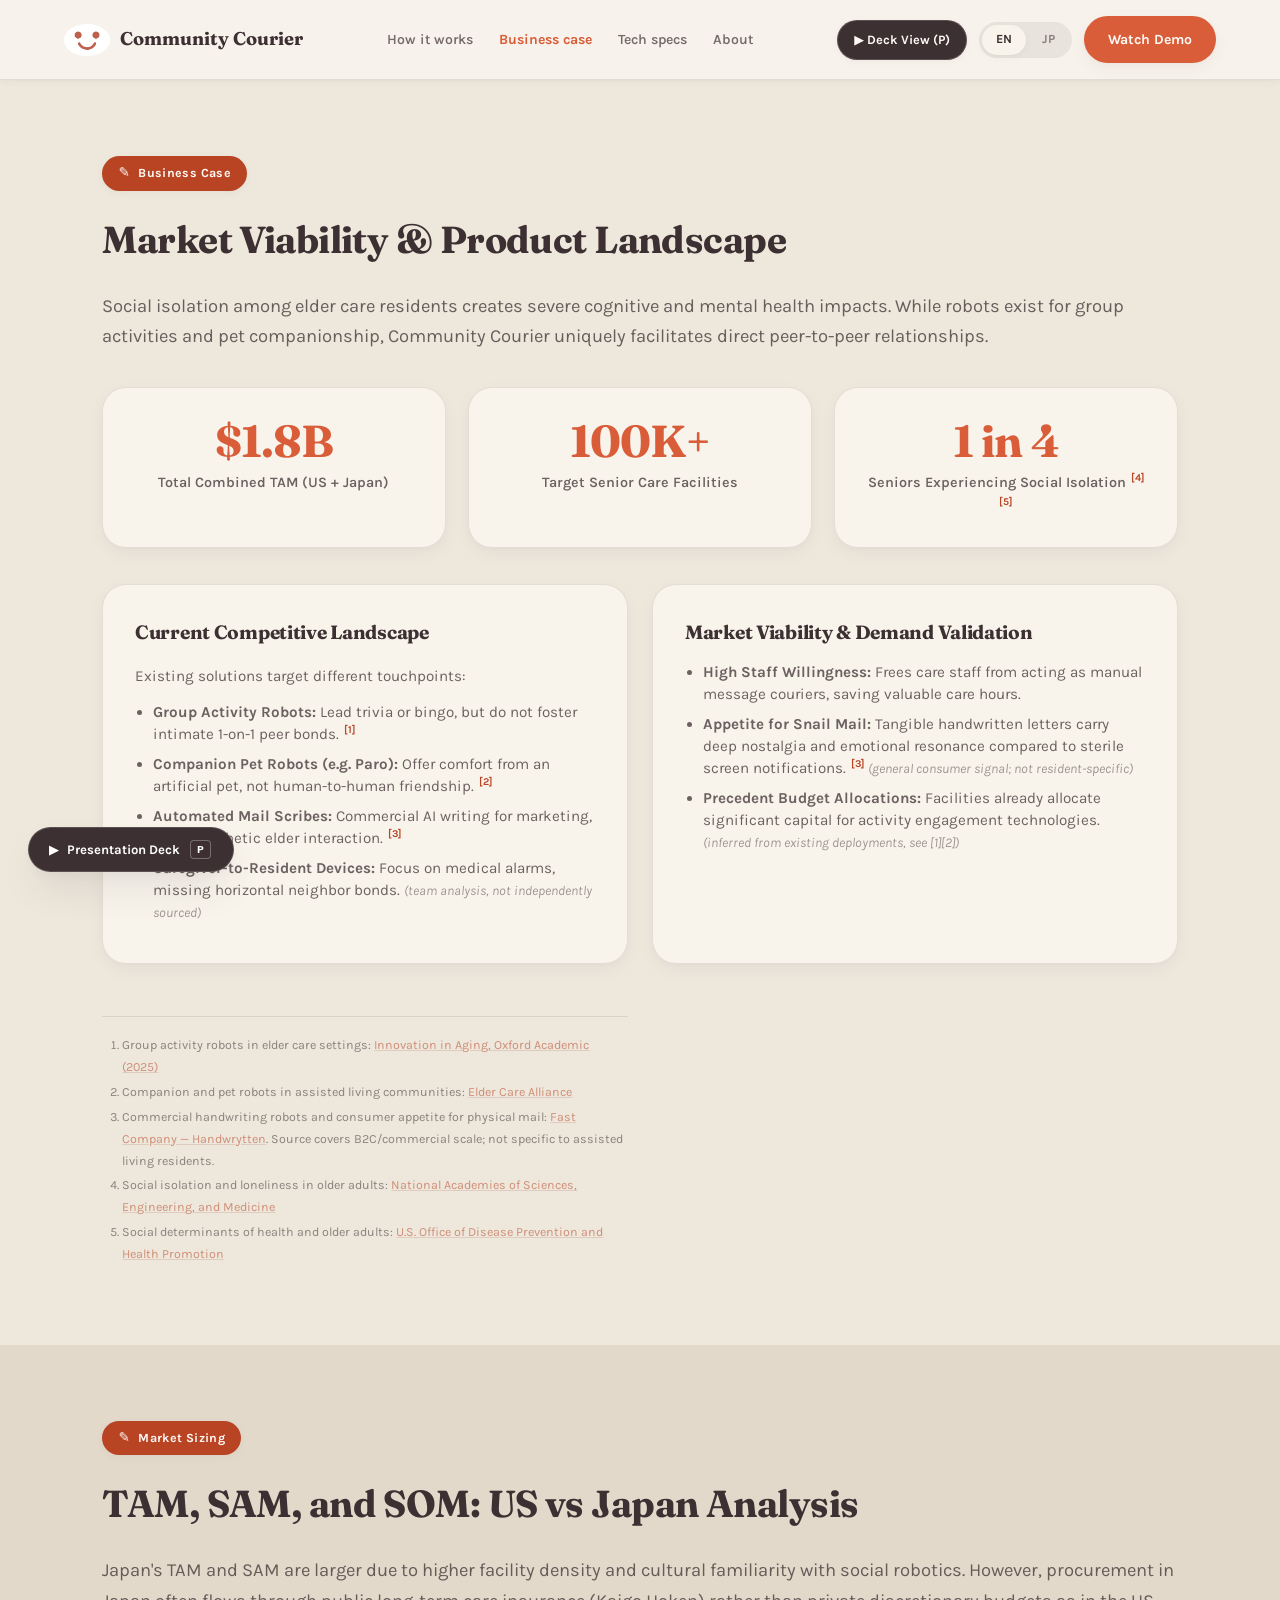
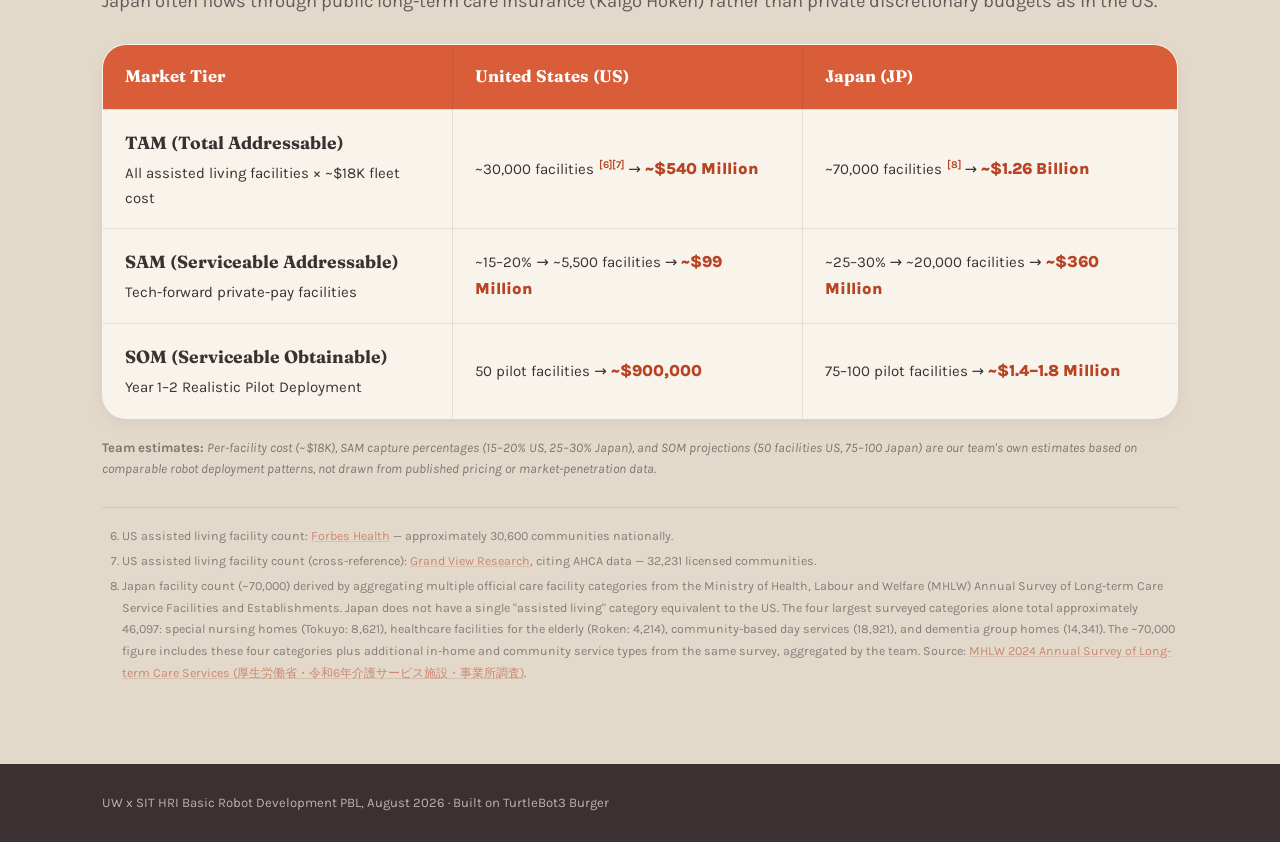
<file: site/business.html>
<!DOCTYPE html>
<html lang="en">
<head>
<meta charset="UTF-8">
<meta name="viewport" content="width=device-width, initial-scale=1.0">
<title>Business case: Community Courier</title>
<link rel="icon" type="image/svg+xml" href="favicon.png">
<link rel="preconnect" href="https://fonts.googleapis.com">
<link href="https://fonts.googleapis.com/css2?family=Fraunces:ital,opsz,wght@0,9..144,400;0,9..144,600;0,9..144,700;1,9..144,500&family=Karla:wght@400;500;700;800&family=Caveat:wght@500;600;700&display=swap" rel="stylesheet">
<link rel="stylesheet" href="presentation.css">
<style>
  :root{
    --paper:var(--bg-base); --blush:#e3d9cb; --blush-2:#d6cab8;
    --rose:var(--coral); --rose-deep:var(--coral-deep); --moss:#556b46; --plum:#3d3032;
    --gold:#c7923e; --card:#f8f4ec; --line:rgba(61,48,50,0.11);
  }
  *{box-sizing:border-box;}
  html{scroll-behavior:smooth;background:var(--bg-base);}
  @media(prefers-reduced-motion:reduce){html{scroll-behavior:auto;}*{animation:none!important;transition:none!important;}}
  body{margin:0;background:var(--bg-base);color:var(--plum);font-family:var(--font-sans);font-size:17px;line-height:1.65;}
  h1,h2,h3,h4{font-family:var(--font-serif);margin:0;color:var(--plum);}
  a{color:inherit;text-decoration:none;}

  #topnav{position:sticky;top:0;z-index:100;display:flex;align-items:center;justify-content:space-between;padding:16px 5vw;background:rgba(248,244,236,0.92);backdrop-filter:blur(10px);border-bottom:1px solid var(--line);box-shadow:var(--shadow-sm);}
  .brand{display:flex;align-items:center;gap:10px;font-family:var(--font-serif);font-weight:700;font-size:1.15rem;color:var(--plum);}
  #topnav .links{display:flex;gap:26px;font-size:0.88rem;font-weight:600;}
  #topnav .links a{opacity:0.7;transition:opacity .15s, color .15s;}
  #topnav .links a:hover{opacity:1;color:var(--coral);}
  #topnav .links a.current{opacity:1;color:var(--coral);font-weight:700;}
  @media (max-width:820px){ #topnav .links{display:none;} }
  .nav-right{display:flex;align-items:center;gap:12px;}
  .lang-toggle{display:flex;gap:2px;background:rgba(61,48,50,0.08);border-radius:var(--radius-pill);padding:3px;}
  .lang-btn{background:transparent;border:none;padding:6px 14px;border-radius:var(--radius-pill);font-size:0.78rem;font-weight:700;cursor:pointer;color:var(--plum);opacity:0.55;transition:all .15s;font-family:var(--font-sans);line-height:1;min-height:30px;}
  .lang-btn.active{background:var(--card);opacity:1;box-shadow:var(--shadow-sm);}
  .lang-btn:hover:not(.active){opacity:0.85;}

  section{padding:76px 8vw;position:relative;}
  .inner{max-width:1080px;margin:0 auto;}
  section:nth-of-type(even){background:var(--blush);}
  h2{font-size:2.35rem;font-weight:700;margin-bottom:20px;letter-spacing:-0.015em;}
  p.lead{font-size:1.15rem;color:var(--text-muted);max-width:1080px;}

  .grid{display:grid;gap:24px;}
  .grid.c2{grid-template-columns:1fr 1fr;}
  @media (max-width:820px){ .grid.c2{grid-template-columns:1fr;} }
  .card{background:var(--card);border:1px solid var(--line);border-radius:var(--radius-lg);padding:32px;box-shadow:var(--shadow-md);transition:transform 0.2s cubic-bezier(0.16, 1, 0.3, 1), box-shadow 0.2s ease;}
  .card:hover{transform:translateY(-4px);box-shadow:var(--shadow-lg);}
  .card h3{font-size:1.2rem;margin-bottom:12px;}
  .card ul{margin:0; padding-left:18px; color:var(--text-muted); font-size:0.95rem;}
  .card ul li{margin-bottom:8px; line-height:1.45;}

  .biz-table{width:100%;border-collapse:collapse;margin-top:28px;background:var(--card);border-radius:var(--radius-lg);overflow:hidden;border:1px solid var(--line);box-shadow:var(--shadow-md);}
  .biz-table th,.biz-table td{padding:18px 22px;border:1px solid var(--line);text-align:left;font-size:0.94rem;}
  .biz-table th{background:var(--coral);color:#ffffff;font-family:var(--font-serif);font-weight:700;font-size:1.05rem;}
  .biz-table td strong{display:block;font-family:var(--font-serif);font-size:1.1rem;margin-bottom:4px;color:var(--plum);}
  .biz-table .fig{font-family:var(--font-sans);font-size:1.02rem;font-weight:800;color:var(--coral-deep);}

  footer{background:var(--plum);color:#fff9f5;padding:28px 8vw;}
  footer .fine-print{font-size:0.82rem;color:rgba(255,249,245,0.65);}


  /* Citations */
  sup.cite{font-size:0.65rem;line-height:0;margin-left:1px;vertical-align:super;}
  sup.cite a{color:var(--rose-deep);font-weight:700;text-decoration:none;}
  sup.cite a:hover{text-decoration:underline;}
  .fn-note{font-style:italic;opacity:0.65;font-size:0.88em;}
  .footnotes{margin-top:28px;padding-top:18px;border-top:1px solid var(--line);}
  .footnotes ol{margin:0;padding-left:20px;font-size:0.78rem;color:var(--plum);opacity:0.55;font-family:'Karla',sans-serif;line-height:1.75;}
  .footnotes li{margin-bottom:3px;}
  .footnotes a{color:var(--rose-deep);text-decoration:underline;text-decoration-color:rgba(158,69,48,0.3);}
  .footnotes a:hover{text-decoration-color:var(--rose-deep);}
  #back-top{position:fixed;bottom:28px;right:28px;width:44px;height:44px;border-radius:50%;background:var(--plum);color:#ffffff;border:none;cursor:pointer;display:flex;align-items:center;justify-content:center;font-size:1.1rem;opacity:0;pointer-events:none;transition:opacity .2s,transform .2s;z-index:200;box-shadow:var(--shadow-float);font-family:var(--font-sans);}
  #back-top.visible{opacity:1;pointer-events:auto;}
  #back-top:hover{transform:translateY(-3px);background:var(--coral);}
</style>
</head>
<body>

<nav id="topnav"></nav>
<script src="nav.js?v=6"></script>

<!-- Market Landscape -->
<section>
  <div class="inner">
    <span class="topic-pill" data-en="Business Case" data-ja="ビジネスケース">Business Case</span>
    <h2 data-en="Market Viability & Product Landscape" data-ja="市場の実行可能性とプロダクト・ポジショニング">Market Viability & Product Landscape</h2>
    <p class="lead" data-en="Social isolation among elder care residents creates severe cognitive and mental health impacts. While robots exist for group activities and pet companionship, Community Courier uniquely facilitates direct peer-to-peer relationships." data-ja="高齢者施設における社会的孤立は深刻な健康課題です。集団レクリエーションやペット型ロボットは存在しますが、入居者同士の自律的な関係性を紡ぐロボットは未開拓です。">Individual pieces of our solution exist with no direct competitor combining them into a resident-to-resident social fabric.</p>

    <!-- Animated Metric Highlights -->
    <div class="stat-counter-grid">
      <div class="stat-counter-card">
        <div class="stat-number" data-counter="1.8" data-prefix="$" data-suffix="B" data-decimals="1">$1.8B</div>
        <div class="stat-label" data-en="Total Combined TAM (US + Japan)" data-ja="日米合算の全体市場規模 (TAM)">Total Combined TAM (US + Japan)</div>
      </div>
      <div class="stat-counter-card">
        <div class="stat-number" data-counter="100" data-prefix="" data-suffix="K+" data-decimals="0">100K+</div>
        <div class="stat-label" data-en="Target Senior Care Facilities" data-ja="対象となる介護施設総数">Target Senior Care Facilities</div>
      </div>
      <div class="stat-counter-card">
        <div class="stat-number" data-counter="4" data-prefix="1 in " data-suffix="" data-decimals="0">1 in 4</div>
        <div class="stat-label" data-en="Seniors Experiencing Social Isolation &lt;sup class='cite'&gt;&lt;a href='#fn4'&gt;[4]&lt;/a&gt;&lt;a href='#fn5'&gt;[5]&lt;/a&gt;&lt;/sup&gt;" data-ja="社会的孤立を感じている高齢者の割合 &lt;sup class='cite'&gt;&lt;a href='#fn4'&gt;[4]&lt;/a&gt;&lt;a href='#fn5'&gt;[5]&lt;/a&gt;&lt;/sup&gt;">Seniors Experiencing Social Isolation <sup class="cite"><a href="#fn4">[4]</a><a href="#fn5">[5]</a></sup></div>
      </div>
    </div>

    <div class="grid c2" style="margin-top:36px;">
      <div class="card">
        <h3 data-en="Current Competitive Landscape" data-ja="既存ロボットのランドスケープ">Current Competitive Landscape</h3>
        <p style="margin-bottom:12px; color:var(--text-muted); font-size:0.95rem;" data-en="Existing solutions target different touchpoints:" data-ja="既存のロボットは目的が異なります：">Existing solutions target different touchpoints:</p>
        <ul>
          <li data-en="&lt;strong&gt;Group Activity Robots:&lt;/strong&gt; Lead trivia or bingo, but do not foster intimate 1-on-1 peer bonds. &lt;sup class='cite'&gt;&lt;a href='#fn1'&gt;[1]&lt;/a&gt;&lt;/sup&gt;" data-ja="&lt;strong&gt;集団レク用ロボット：&lt;/strong&gt; クイズや体操を主導するが、個別の入居者同士の親密な絆は生まない。 &lt;sup class='cite'&gt;&lt;a href='#fn1'&gt;[1]&lt;/a&gt;&lt;/sup&gt;"><strong>Group Activity Robots:</strong> Lead trivia, but lack 1-on-1 peer bonding. <sup class="cite"><a href="#fn1">[1]</a></sup></li>
          <li data-en="&lt;strong&gt;Companion Pet Robots (e.g. Paro):&lt;/strong&gt; Offer comfort from an artificial pet, not human-to-human friendship. &lt;sup class='cite'&gt;&lt;a href='#fn2'&gt;[2]&lt;/a&gt;&lt;/sup&gt;" data-ja="&lt;strong&gt;ペット型ロボット（パロ等）：&lt;/strong&gt; 癒しを提供するが、人と人との社会的な関係構築には至らない。 &lt;sup class='cite'&gt;&lt;a href='#fn2'&gt;[2]&lt;/a&gt;&lt;/sup&gt;"><strong>Companion Pet Robots:</strong> Comfort from an object, not human connection. <sup class="cite"><a href="#fn2">[2]</a></sup></li>
          <li data-en="&lt;strong&gt;Automated Mail Scribes:&lt;/strong&gt; Commercial AI writing for marketing, not empathetic elder interaction. &lt;sup class='cite'&gt;&lt;a href='#fn3'&gt;[3]&lt;/a&gt;&lt;/sup&gt;" data-ja="&lt;strong&gt;自動手紙代筆マシン：&lt;/strong&gt; 商業・企業向けで、高齢者の対話支援には不適合。 &lt;sup class='cite'&gt;&lt;a href='#fn3'&gt;[3]&lt;/a&gt;&lt;/sup&gt;"><strong>Commercial Scribes:</strong> B2B enterprise letters, not eldercare. <sup class="cite"><a href="#fn3">[3]</a></sup></li>
          <li data-en="&lt;strong&gt;Caregiver-to-Resident Devices:&lt;/strong&gt; Focus on medical alarms, missing horizontal neighbor bonds. &lt;span class='fn-note'&gt;(team analysis, not independently sourced)&lt;/span&gt;" data-ja="&lt;strong&gt;介護者と入居者の連絡機器：&lt;/strong&gt; 医療アラーム中心で、隣人同士の横のつながりを作らない。 &lt;span class='fn-note'&gt;（チーム分析、独自出典なし）&lt;/span&gt;"><strong>Staff-to-Resident Tools:</strong> Medical workflows, missing neighbor joy. <span class="fn-note">(team analysis, not independently sourced)</span></li>
        </ul>
      </div>

      <div class="card">
        <h3 data-en="Market Viability & Demand Validation" data-ja="市場の実行可能性と需要の裏付け">Market Viability & Demand Validation</h3>
        <ul>
          <li data-en="&lt;strong&gt;High Staff Willingness:&lt;/strong&gt; Frees care staff from acting as manual message couriers, saving valuable care hours." data-ja="&lt;strong&gt;スタッフ負担の軽減：&lt;/strong&gt; 職員が手紙の配達員をする必要がなくなり、本来の介護業務に専念可能。"><strong>Staff Efficiency:</strong> Saves manual transit hours for activity staff.</li>
          <li data-en="&lt;strong&gt;Appetite for Snail Mail:&lt;/strong&gt; Tangible handwritten letters carry deep nostalgia and emotional resonance compared to sterile screen notifications. &lt;sup class='cite'&gt;&lt;a href='#fn3'&gt;[3]&lt;/a&gt;&lt;/sup&gt; &lt;span class='fn-note'&gt;(general consumer signal; not resident-specific)&lt;/span&gt;" data-ja="&lt;strong&gt;手書き文化の愛好：&lt;/strong&gt; 画面の通知よりも、手書きのぬくもりや絵はがきに対する強い愛着。 &lt;sup class='cite'&gt;&lt;a href='#fn3'&gt;[3]&lt;/a&gt;&lt;/sup&gt; &lt;span class='fn-note'&gt;（一般消費者の傾向；入居者特有のデータではない）&lt;/span&gt;"><strong>Nostalgic Resonance:</strong> Real physical artifacts beat sterile app alerts. <sup class="cite"><a href="#fn3">[3]</a></sup> <span class="fn-note">(general consumer signal; not resident-specific)</span></li>
          <li data-en="&lt;strong&gt;Precedent Budget Allocations:&lt;/strong&gt; Facilities already allocate significant capital for activity engagement technologies. &lt;span class='fn-note'&gt;(inferred from existing deployments, see [1][2])&lt;/span&gt;" data-ja="&lt;strong&gt;既存予算枠の存在：&lt;/strong&gt; 施設はすでにアクティビティ・エンゲージメント機器に一定の予算を確保。 &lt;span class='fn-note'&gt;（既存の導入実績から推定、[1][2]参照）&lt;/span&gt;"><strong>Existing Budgets:</strong> Facilities already budget for resident engagement tech. <span class="fn-note">(inferred from existing deployments, see [1][2])</span></li>
        </ul>
      </div>

    <aside class="footnotes" aria-label="Citations">
      <ol>
        <li id="fn1">Group activity robots in elder care settings: <a href="https://academic.oup.com/innovateage/article/9/Supplement_2/igaf122.4312/8412968" target="_blank" rel="noopener">Innovation in Aging, Oxford Academic (2025)</a></li>
        <li id="fn2">Companion and pet robots in assisted living communities: <a href="https://eldercarealliance.org/blog/robots-in-assisted-living-communities/" target="_blank" rel="noopener">Elder Care Alliance</a></li>
        <li id="fn3">Commercial handwriting robots and consumer appetite for physical mail: <a href="https://www.fastcompany.com/90801044/inside-the-weirdly-competitive-industry-of-robots-writing-letters-in-human-handwriting" target="_blank" rel="noopener">Fast Company — Handwrytten</a>. Source covers B2C/commercial scale; not specific to assisted living residents.</li>
        <li id="fn4">Social isolation and loneliness in older adults: <a href="https://nap.nationalacademies.org/catalog/25663/social-isolation-and-loneliness-in-older-adults-opportunities-for-the" target="_blank" rel="noopener">National Academies of Sciences, Engineering, and Medicine</a></li>
        <li id="fn5">Social determinants of health and older adults: <a href="https://odphp.health.gov/our-work/national-health-initiatives/healthy-aging/social-determinants-health-and-older-adults" target="_blank" rel="noopener">U.S. Office of Disease Prevention and Health Promotion</a></li>
      </ol>
    </aside>
    </div>
  </div>
</section>

<!-- TAM, SAM, and SOM -->
<section>
  <div class="inner">
    <span class="topic-pill" data-en="Market Sizing" data-ja="市場規模の試算">Market Sizing</span>
    <h2 data-en="TAM, SAM, and SOM: US vs Japan Analysis" data-ja="TAM、SAM、SOM：日米市場の比較分析">TAM, SAM, and SOM: US vs Japan Analysis</h2>
    <p class="lead" data-en="Japan's TAM and SAM are larger due to higher facility density and cultural familiarity with social robotics. However, procurement in Japan often flows through public long-term care insurance (Kaigo Hoken) rather than private discretionary budgets as in the US." data-ja="日本のTAM/SAMは施設数の多さとロボット受容性の高さから大規模ですが、購入は米国のような施設裁量支出ではなく公的介護保険制度を経由することが多く、制度適合が重要となります。">A realistic comparison of facility addressability and pilot rollout milestones.</p>
    
    <table class="biz-table">
      <tr>
        <th data-en="Market Tier" data-ja="市場階層">Market Tier</th>
        <th data-en="United States (US)" data-ja="米国（US）">United States (US)</th>
        <th data-en="Japan (JP)" data-ja="日本（JP）">Japan (JP)</th>
      </tr>
      <tr>
        <td>
          <strong>TAM (Total Addressable)</strong>
          <span data-en="All assisted living facilities × ~$18K fleet cost" data-ja="全介護施設 × 約18,000ドル/フリート">All facilities × ~$18K/facility</span>
        </td>
        <td data-en="~30,000 facilities &lt;sup class='cite'&gt;&lt;a href='#fn6'&gt;[6]&lt;/a&gt;&lt;a href='#fn7'&gt;[7]&lt;/a&gt;&lt;/sup&gt; → &lt;span class='fig'&gt;~$540 Million&lt;/span&gt;" data-ja="約30,000施設 &lt;sup class='cite'&gt;&lt;a href='#fn6'&gt;[6]&lt;/a&gt;&lt;a href='#fn7'&gt;[7]&lt;/a&gt;&lt;/sup&gt; → &lt;span class='fig'&gt;約5億4,000万ドル&lt;/span&gt;">~30,000 facilities <sup class="cite"><a href="#fn6">[6]</a><a href="#fn7">[7]</a></sup> → <span class="fig">~$540 Million</span></td>
        <td data-en="~70,000 facilities &lt;sup class='cite'&gt;&lt;a href='#fn8'&gt;[8]&lt;/a&gt;&lt;/sup&gt; → &lt;span class='fig'&gt;~$1.26 Billion&lt;/span&gt;" data-ja="約70,000施設 &lt;sup class='cite'&gt;&lt;a href='#fn8'&gt;[8]&lt;/a&gt;&lt;/sup&gt; → &lt;span class='fig'&gt;約12億6,000万ドル&lt;/span&gt;">~70,000 facilities <sup class="cite"><a href="#fn8">[8]</a></sup> → <span class="fig">~$1.26 Billion</span></td>
      </tr>
      <tr>
        <td>
          <strong>SAM (Serviceable Addressable)</strong>
          <span data-en="Tech-forward private-pay facilities" data-ja="先進技術導入型・自費利用施設">Tech-forward private-pay facilities</span>
        </td>
        <td data-en="~15–20% → ~5,500 facilities → <span class='fig'>~$99 Million</span>" data-ja="約15〜20% → 約5,500施設 → <span class='fig'>約9,900万ドル</span>">~15–20% → ~5,500 facilities → <span class="fig">~$99 Million</span></td>
        <td data-en="~25–30% → ~20,000 facilities → <span class='fig'>~$360 Million</span>" data-ja="約25〜30% → 約20,000施設 → <span class='fig'>約3億6,000万ドル</span>">~25–30% → ~20,000 facilities → <span class="fig">~$360 Million</span></td>
      </tr>
      <tr>
        <td>
          <strong>SOM (Serviceable Obtainable)</strong>
          <span data-en="Year 1–2 Realistic Pilot Deployment" data-ja="1〜2年目の初期パイロット展開">Realistic early pilot rollout</span>
        </td>
        <td data-en="50 pilot facilities → <span class='fig'>~$900,000</span>" data-ja="50施設導入 → <span class='fig'>約90万ドル</span>">50 pilot facilities → <span class="fig">~$900,000</span></td>
        <td data-en="75–100 pilot facilities → <span class='fig'>~$1.4–1.8 Million</span>" data-ja="75〜100施設導入 → <span class='fig'>約140万〜180万ドル</span>">75–100 pilot facilities → <span class="fig">~$1.4–1.8 Million</span></td>
      </tr>
    </table>
    <p class="fn-note" style="margin-top:18px;font-size:0.82rem;font-style:italic;opacity:0.6;font-family:'Karla',sans-serif;line-height:1.6;">
      <strong style="font-style:normal;">Team estimates:</strong> Per-facility cost (~$18K), SAM capture percentages (15–20% US, 25–30% Japan), and SOM projections (50 facilities US, 75–100 Japan) are our team's own estimates based on comparable robot deployment patterns, not drawn from published pricing or market-penetration data.
    </p>

    <aside class="footnotes" aria-label="Market sizing citations">
      <ol start="6">
        <li id="fn6">US assisted living facility count: <a href="https://www.forbes.com/health/senior-living/assisted-living-statistics/" target="_blank" rel="noopener">Forbes Health</a> — approximately 30,600 communities nationally.</li>
        <li id="fn7">US assisted living facility count (cross-reference): <a href="https://www.grandviewresearch.com/industry-analysis/us-assisted-living-facility-market" target="_blank" rel="noopener">Grand View Research</a>, citing AHCA data — 32,231 licensed communities.</li>
        <li id="fn8">Japan facility count (~70,000) derived by aggregating multiple official care facility categories from the Ministry of Health, Labour and Welfare (MHLW) Annual Survey of Long-term Care Service Facilities and Establishments. Japan does not have a single "assisted living" category equivalent to the US. The four largest surveyed categories alone total approximately 46,097: special nursing homes (Tokuyo: 8,621), healthcare facilities for the elderly (Roken: 4,214), community-based day services (18,921), and dementia group homes (14,341). The ~70,000 figure includes these four categories plus additional in-home and community service types from the same survey, aggregated by the team. Source: <a href="https://www.mhlw.go.jp/toukei/saikin/hw/kaigo/service24/index.html" target="_blank" rel="noopener">MHLW 2024 Annual Survey of Long-term Care Services (厚生労働省・令和6年介護サービス施設・事業所調査)</a>.</li>
      </ol>
    </aside>
  </div>
</section>

<footer>
  <div class="fine-print" data-en="UW x SIT HRI Basic Robot Development PBL, August 2026 · Built on TurtleBot3 Burger" data-ja="UW x SIT HRI 基礎ロボット開発 PBL、2026年8月 · TurtleBot3 Burger 使用">UW x SIT HRI Basic Robot Development PBL, August 2026 · Built on TurtleBot3 Burger</div>
</footer>

<script src="presentation-core.js"></script>
<script>
function applyLang(lang){
  document.querySelectorAll('[data-en]').forEach(el=>{
    el.innerHTML = lang==='ja' ? el.dataset.ja : el.dataset.en;
  });
  document.documentElement.lang = lang==='ja' ? 'ja' : 'en-US';
  document.querySelectorAll('.lang-btn').forEach(b=>{
    const active = b.dataset.lang===lang;
    b.classList.toggle('active',active);
    b.setAttribute('aria-pressed',active?'true':'false');
  });
  localStorage.setItem('preferredLang',lang);
}
document.querySelectorAll('.lang-btn').forEach(btn=>{
  btn.addEventListener('click',()=>applyLang(btn.dataset.lang));
});
applyLang(localStorage.getItem('preferredLang')||'en');
</script>
<button id="back-top" aria-label="Back to top">↑</button>
<script>
(function(){
  var b=document.getElementById('back-top');
  window.addEventListener('scroll',function(){b.classList.toggle('visible',window.scrollY>400);});
  b.addEventListener('click',function(){window.scrollTo({top:0,behavior:'smooth'});});
})();
</script>
</body>
</html>
</file>
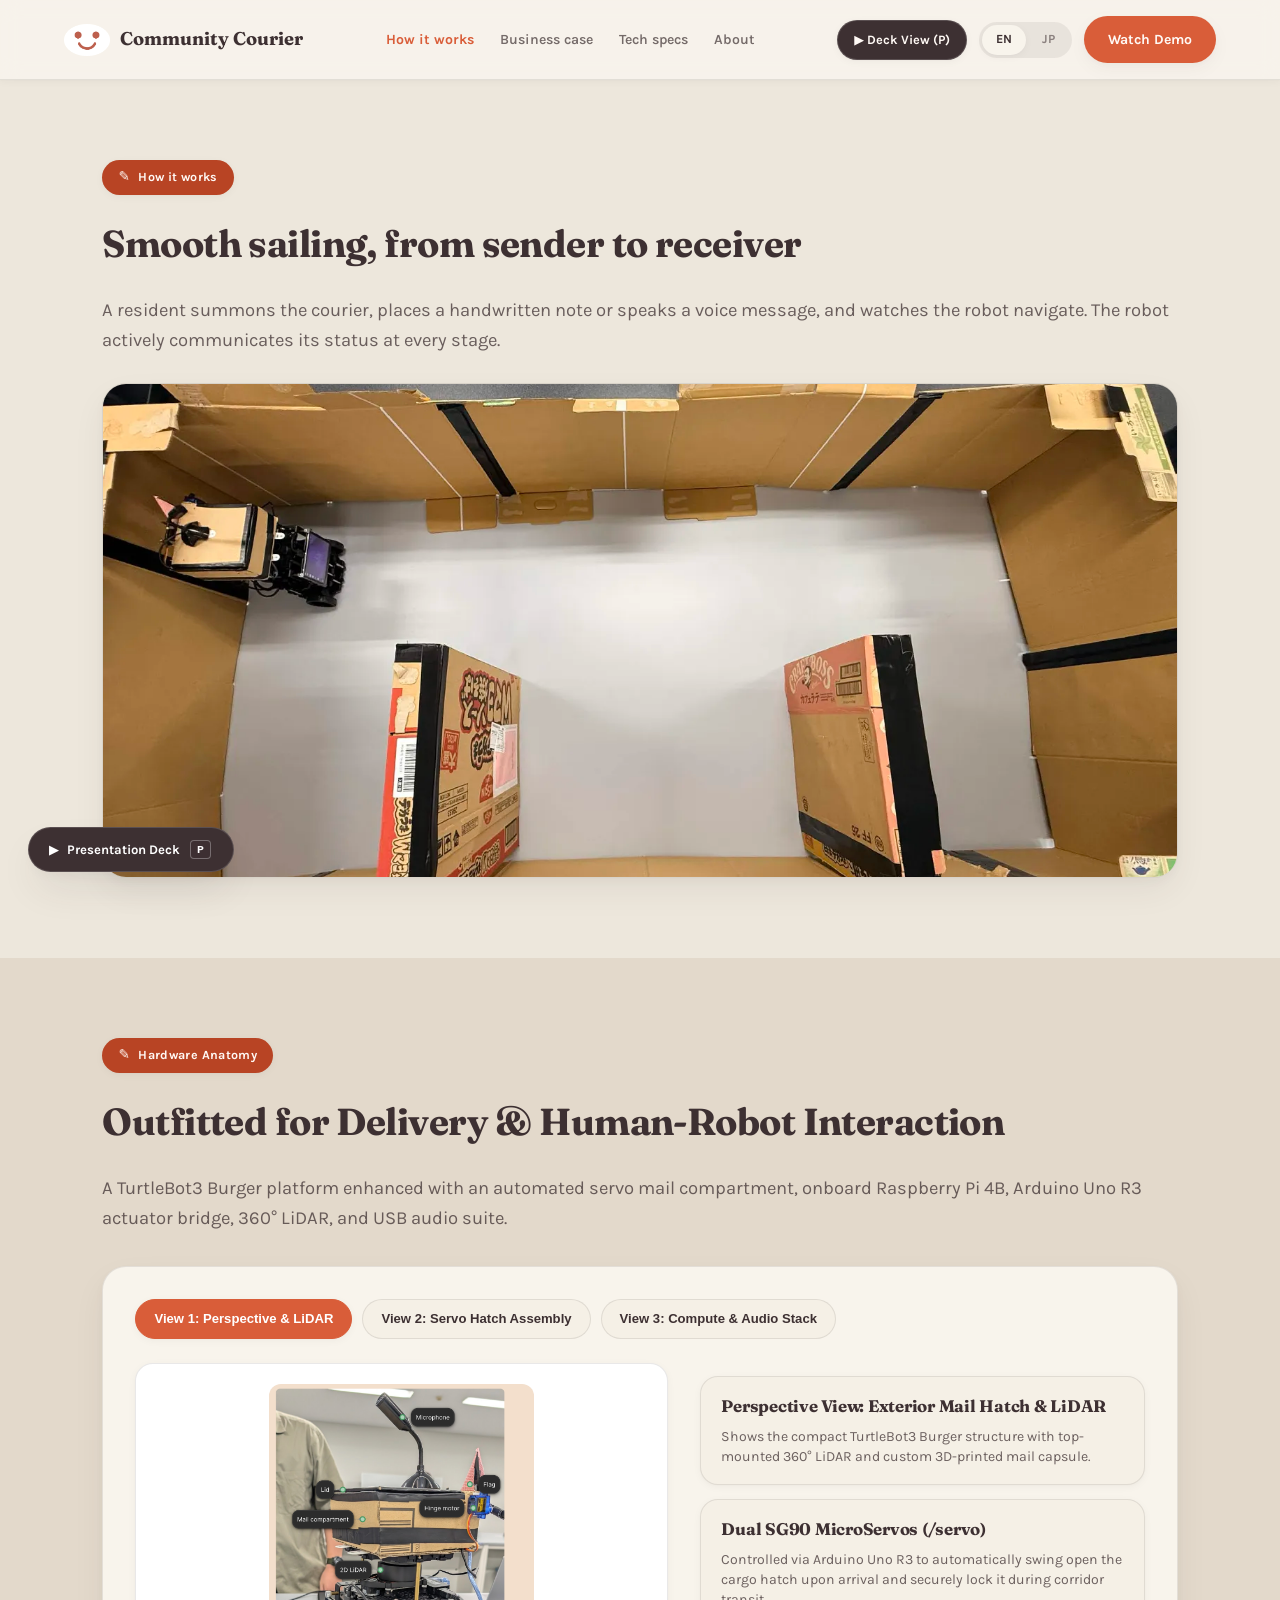
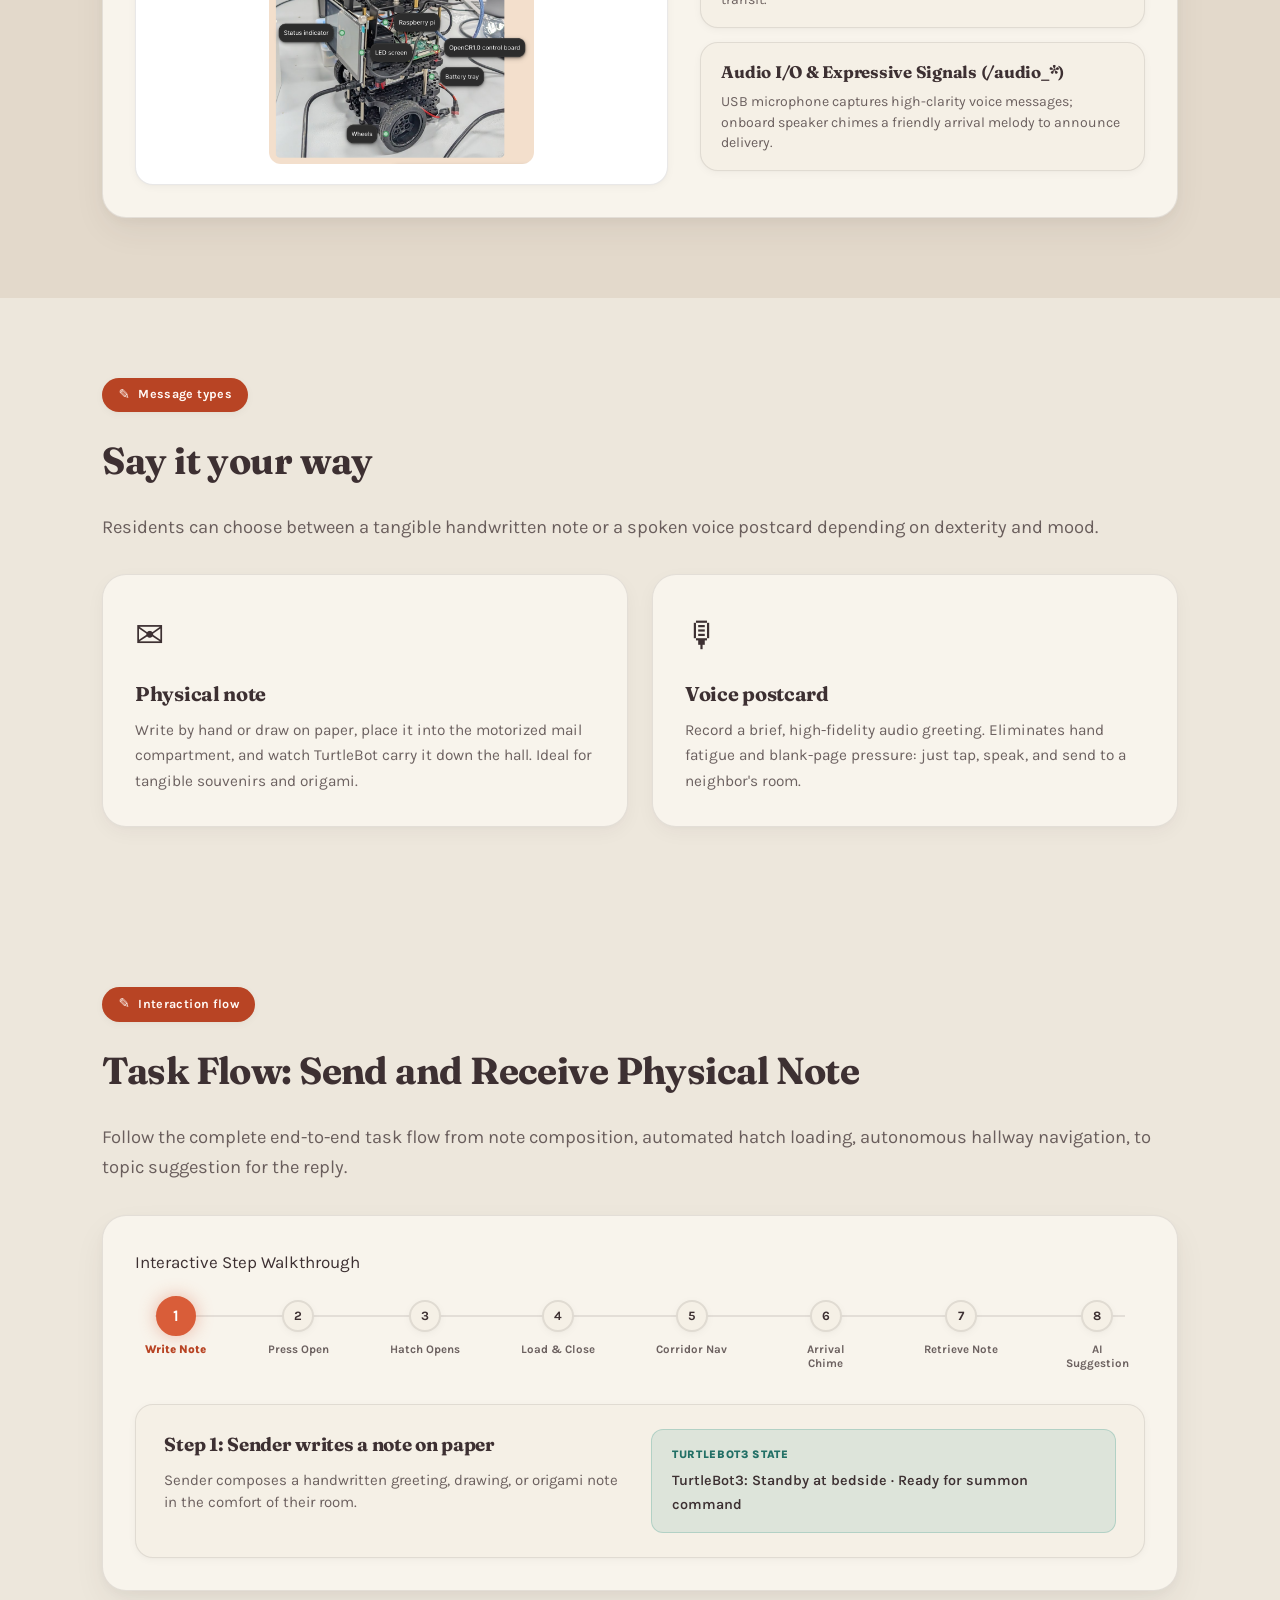
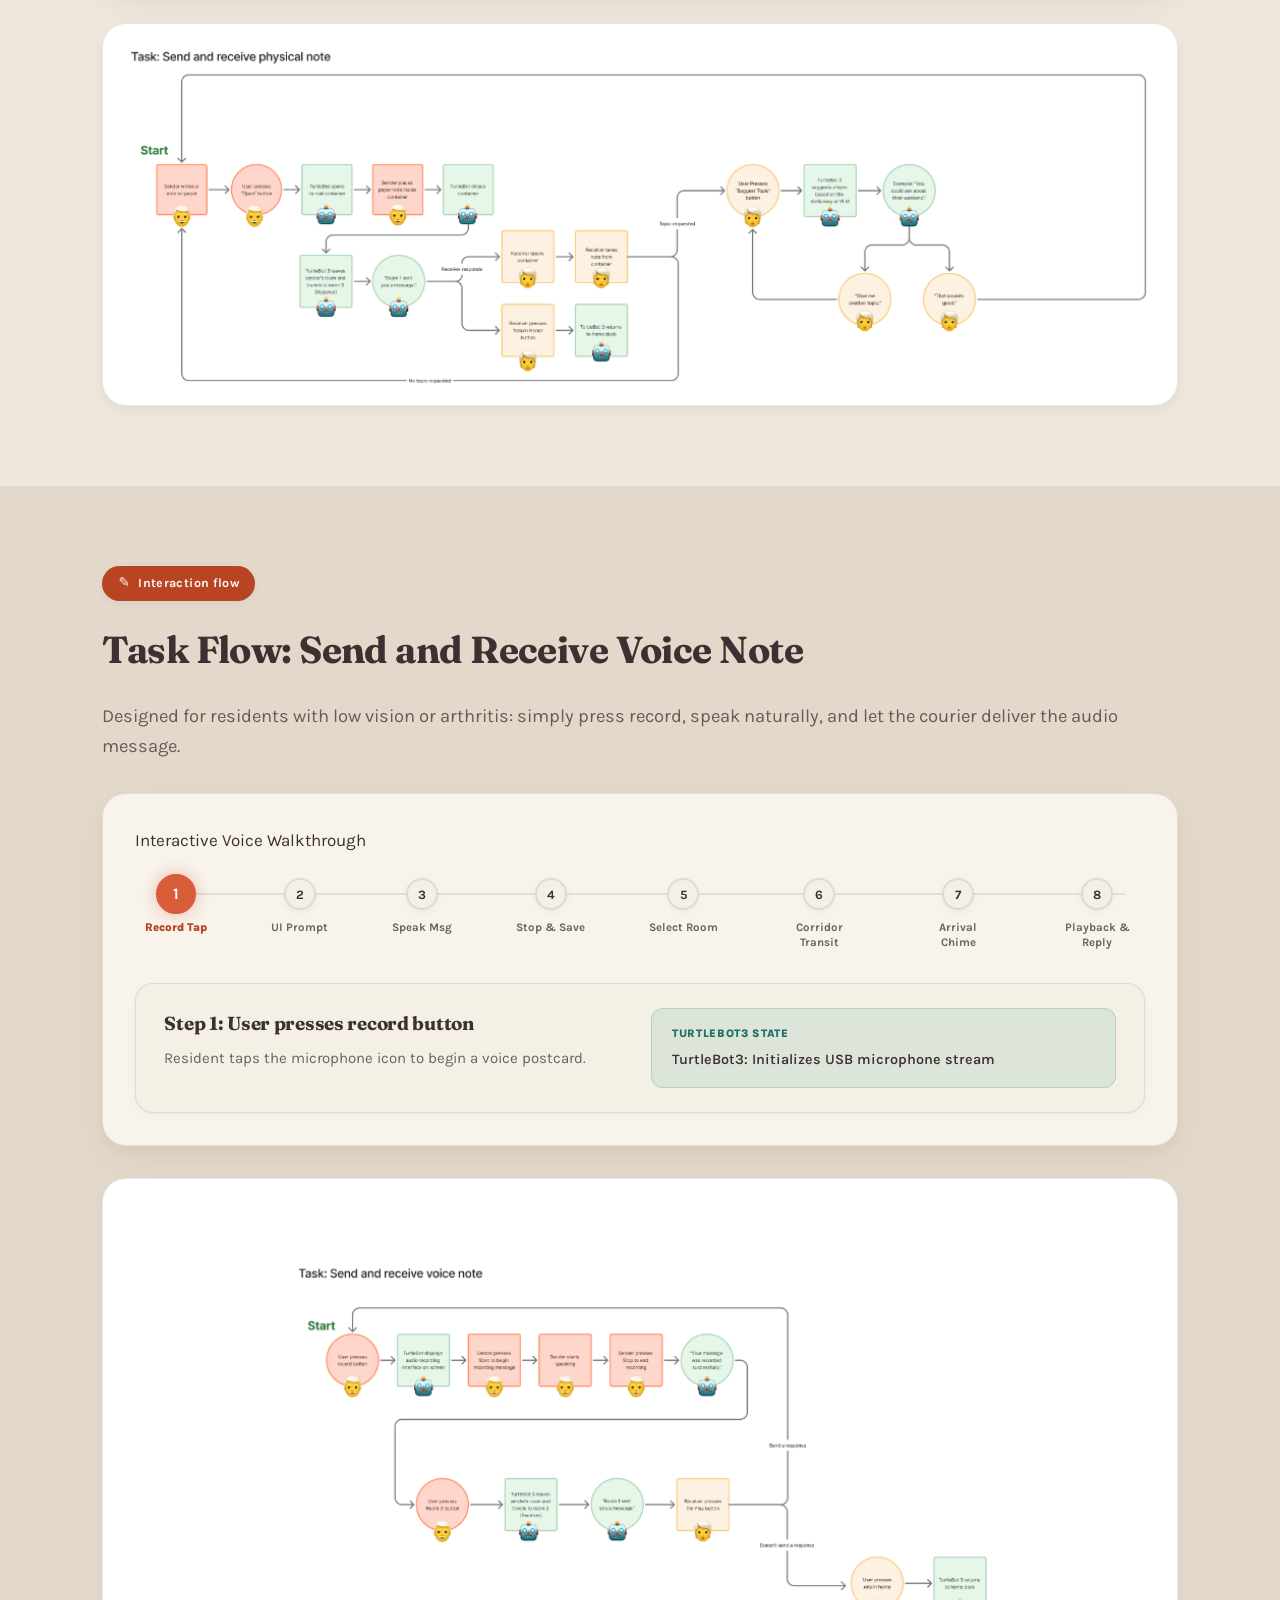
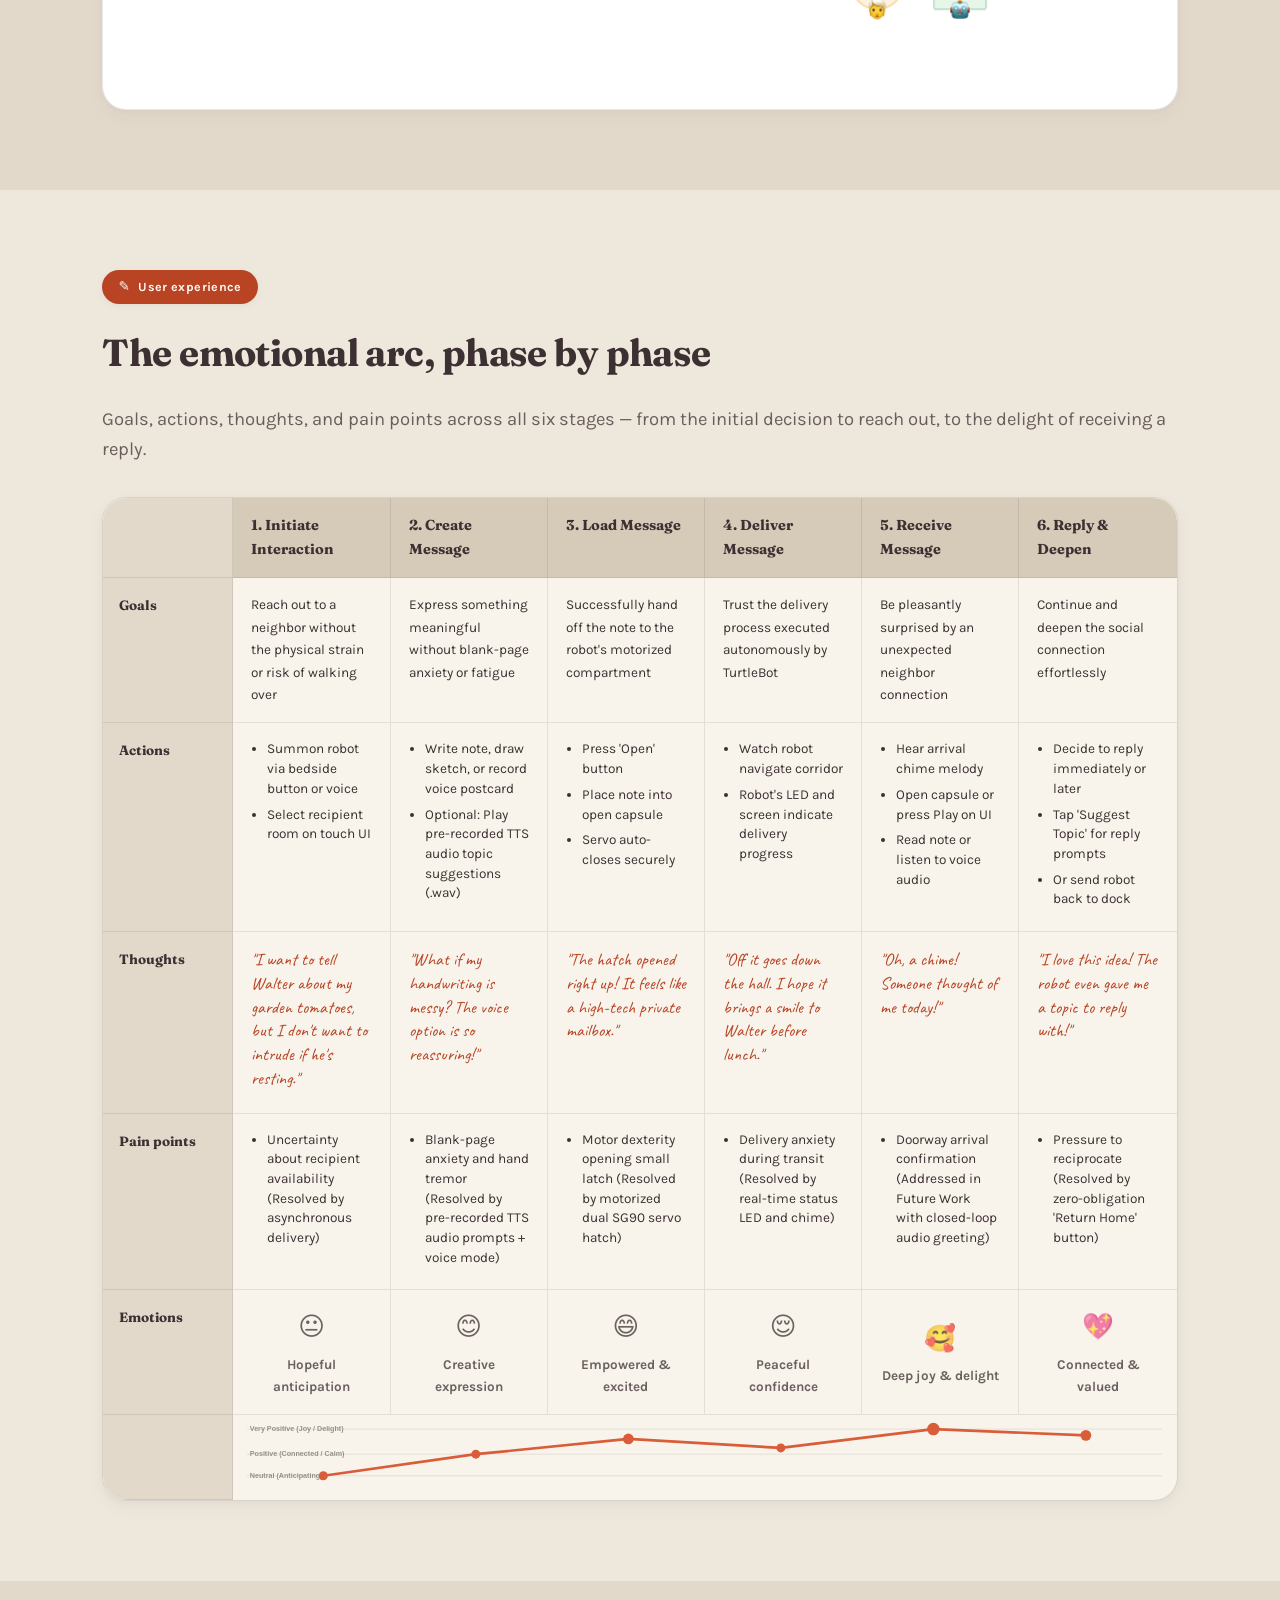
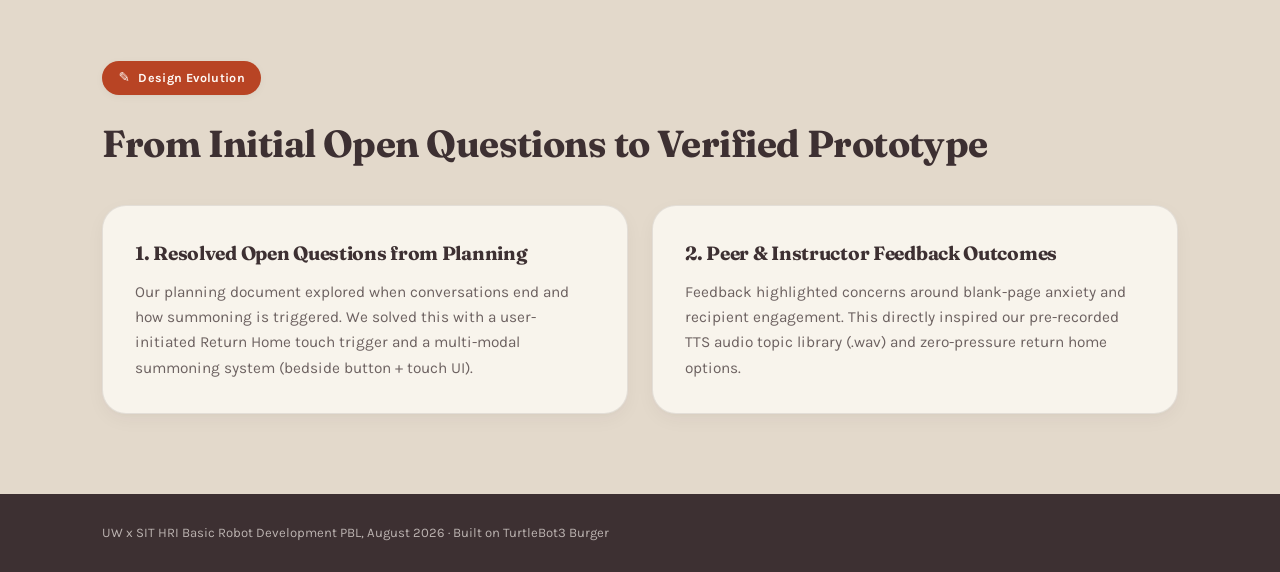
<file: site/how-it-works.html>
<!DOCTYPE html>
<html lang="en">
<head>
<meta charset="UTF-8">
<meta name="viewport" content="width=device-width, initial-scale=1.0">
<title>How it works — Community Courier</title>
<link rel="icon" type="image/svg+xml" href="favicon.png">
<link rel="preconnect" href="https://fonts.googleapis.com">
<link href="https://fonts.googleapis.com/css2?family=Fraunces:ital,opsz,wght@0,9..144,400;0,9..144,600;0,9..144,700;1,9..144,500&family=Karla:wght@400;500;700;800&family=Caveat:wght@500;600;700&display=swap" rel="stylesheet">
<link rel="stylesheet" href="presentation.css">
<style>
:root{
  --paper:var(--bg-base);--blush:#e3d9cb;--blush-2:#d6cab8;
  --rose:var(--coral);--rose-deep:var(--coral-deep);--moss:#556b46;--plum:#3d3032;
  --gold:#c7923e;--card:#f8f4ec;--line:rgba(61,48,50,0.11);
}
*{box-sizing:border-box;}
html{scroll-behavior:smooth;background:var(--bg-base);}
@media(prefers-reduced-motion:reduce){html{scroll-behavior:auto;}*{animation:none!important;transition:none!important;}}
body{margin:0;background:var(--bg-base);color:var(--plum);font-family:var(--font-sans);font-size:17px;line-height:1.65;}
h1,h2,h3,h4{font-family:var(--font-serif);margin:0;color:var(--plum);}
a{color:inherit;text-decoration:none;}
.script{font-family:var(--font-script);}

/* Nav */
#topnav{position:sticky;top:0;z-index:100;display:flex;align-items:center;justify-content:space-between;padding:16px 5vw;background:rgba(248,244,236,0.92);backdrop-filter:blur(10px);border-bottom:1px solid var(--line);box-shadow:var(--shadow-sm);}
.brand{display:flex;align-items:center;gap:10px;font-family:var(--font-serif);font-weight:700;font-size:1.15rem;color:var(--plum);}
#topnav .links{display:flex;gap:26px;font-size:0.88rem;font-weight:600;}
#topnav .links a{opacity:0.7;transition:opacity .15s, color .15s;}
#topnav .links a:hover{opacity:1;color:var(--coral);}
#topnav .links a.current{opacity:1;color:var(--coral);font-weight:700;}
@media(max-width:820px){#topnav .links{display:none;}}
.nav-right{display:flex;align-items:center;gap:12px;}
.lang-toggle{display:flex;gap:2px;background:rgba(61,48,50,0.08);border-radius:var(--radius-pill);padding:3px;}
.lang-btn{background:transparent;border:none;padding:6px 14px;border-radius:var(--radius-pill);font-size:0.78rem;font-weight:700;cursor:pointer;color:var(--plum);opacity:0.55;transition:all .15s;font-family:var(--font-sans);line-height:1;min-height:30px;}
.lang-btn.active{background:var(--card);opacity:1;box-shadow:var(--shadow-sm);}
.lang-btn:hover:not(.active){opacity:0.85;}

/* Layout */
section{padding:80px 8vw;position:relative;}
.inner{max-width:1100px;margin:0 auto;}
.inner.narrow{max-width:760px;}
h2{font-size:2.35rem;font-weight:700;margin-bottom:20px;letter-spacing:-0.015em;}
p.lead{font-size:1.15rem;color:var(--text-muted);max-width:1080px;}
#robot-photo,#flow-voice,#feedback{background:var(--blush);}

/* Modality cards */
.mod-row{display:grid;grid-template-columns:1fr 1fr;gap:24px;margin-top:32px;}
@media(max-width:660px){.mod-row{grid-template-columns:1fr;}}
.mod-card{background:var(--card);border:1px solid var(--line);border-radius:var(--radius-lg);padding:32px;box-shadow:var(--shadow-md);transition:transform 0.2s cubic-bezier(0.16, 1, 0.3, 1), box-shadow 0.2s ease;}
.mod-card:hover{transform:translateY(-4px);box-shadow:var(--shadow-lg);}
.mod-card .mod-icon{font-size:2.2rem;margin-bottom:12px;display:block;}
.mod-card h3{font-size:1.25rem;margin-bottom:8px;}
.mod-card p{margin:0;font-size:0.96rem;color:var(--text-muted);}

/* Flow diagram images */
.flow-img-wrap{margin:32px 0 0;border-radius:var(--radius-lg);overflow:hidden;border:1px solid var(--line);background:#ffffff;box-shadow:var(--shadow-md);padding:16px;}
.flow-img-wrap img{display:block;width:100%;height:auto;border-radius:var(--radius-sm);}

/* Journey Map Table */
#journey-map{background:var(--bg-base);}
.jm-scroll{overflow-x:auto;margin-top:32px;border-radius:var(--radius-lg);border:1px solid var(--line);box-shadow:var(--shadow-md);}
.jm-table{border-collapse:separate;border-spacing:0;width:100%;table-layout:fixed;background:var(--card);border-radius:var(--radius-lg);overflow:hidden;font-size:0.85rem;}
.jm-table th,.jm-table td{padding:16px 18px;vertical-align:top;border-right:1px solid var(--line);border-bottom:1px solid var(--line);}
.jm-table th:last-child,.jm-table td:last-child{border-right:none;}
.jm-table tr:last-child td{border-bottom:none;}

.jm-table thead th{background:var(--blush-2);font-family:var(--font-serif);font-size:0.9rem;font-weight:700;text-align:left;color:var(--plum);}
.jm-table thead th.row-head{background:var(--blush);width:130px;font-size:0.74rem;text-transform:uppercase;letter-spacing:0.06em;}
.jm-row-label{background:var(--blush)!important;font-family:var(--font-serif);font-weight:700;font-size:0.84rem;text-align:left;color:var(--plum);white-space:nowrap;padding-left:16px!important;}

.jm-table ul{margin:0;padding-left:16px;}
.jm-table li{margin-bottom:6px;line-height:1.45;}
.jm-table q{display:block;font-family:var(--font-script);font-size:1.1rem;color:var(--coral-deep);line-height:1.35;margin-bottom:6px;quotes:none;}
.jm-table q::before{content:'"';}
.jm-table q::after{content:'"';}
.jm-emotion-cell{text-align:center;font-size:0.84rem;font-weight:700;color:var(--text-muted);vertical-align:middle !important;}
.jm-emotion-cell .em{font-size:1.6rem;display:block;margin-bottom:5px;}

/* Feedback cards */
.card-grid{display:grid;grid-template-columns:1fr 1fr;gap:24px;margin-top:30px;}
@media(max-width:720px){.card-grid{grid-template-columns:1fr;}}
.card{background:var(--card);border:1px solid var(--line);border-radius:var(--radius-lg);padding:32px;box-shadow:var(--shadow-md);transition:transform 0.2s cubic-bezier(0.16, 1, 0.3, 1), box-shadow 0.2s ease;}
.card:hover{transform:translateY(-4px);box-shadow:var(--shadow-lg);}
.card h3{font-size:1.2rem;margin-bottom:10px;}
.card p{margin:0;color:var(--text-muted);font-size:0.96rem;}

footer{background:var(--plum);color:#fff9f5;padding:28px 8vw;}
footer .fine-print{font-size:0.82rem;color:rgba(255,249,245,0.65);}

#back-top{position:fixed;bottom:28px;right:28px;width:44px;height:44px;border-radius:50%;background:var(--plum);color:#ffffff;border:none;cursor:pointer;display:flex;align-items:center;justify-content:center;font-size:1.1rem;opacity:0;pointer-events:none;transition:opacity .2s,transform .2s;z-index:200;box-shadow:var(--shadow-float);font-family:var(--font-sans);}
#back-top.visible{opacity:1;pointer-events:auto;}
#back-top:hover{transform:translateY(-3px);background:var(--coral);}
</style>
</head>
<body>

<nav id="topnav"></nav>
<script src="nav.js?v=6"></script>

<!-- Hero -->
<section id="hiw-hero">
  <div class="inner">
    <span class="topic-pill" data-en="How it works" data-ja="仕組み">How it works</span>
    <h2 data-en="Smooth sailing, from sender to receiver" data-ja="送り手から受け手への確実なルート">Smooth sailing, from sender to receiver</h2>
    <p class="lead" data-en="A resident summons the courier, places a handwritten note or speaks a voice message, and watches the robot navigate. The robot actively communicates its status at every stage." data-ja="入居者がクーリエを呼び出し、手書きの手紙を入れるか音声メッセージを録音すると、ロボットが自動で配送します。ロボットは全行程で状態をわかりやすく伝えます。">A resident summons the courier, places a handwritten note or speaks a voice message, and watches the robot navigate. The robot actively communicates its status at every stage.</p>
    <img src="Birds_eye.webp" alt="Birds-eye view of TurtleBot3 robot in the mock corridor environment." style="display:block;width:100%;max-height:55vh;object-fit:cover;object-position:center;border-radius:var(--radius-lg);margin-top:28px;border:1px solid var(--line);box-shadow:var(--shadow-lg);">
  </div>
</section>

<!-- Interactive Hardware Anatomy Explorer -->
<section id="robot-photo">
  <div class="inner">
    <span class="topic-pill" data-en="Hardware Anatomy" data-ja="ハードウェア構造">Hardware Anatomy</span>
    <h2 data-en="Outfitted for Delivery & Human-Robot Interaction" data-ja="TurtleBot3、配達と対話のための特別仕様">Outfitted for Delivery & Human-Robot Interaction</h2>
    <p class="lead" data-en="A TurtleBot3 Burger platform enhanced with an automated servo mail compartment, onboard Raspberry Pi 4B, Arduino Uno R3 actuator bridge, 360° LiDAR, and USB audio suite." data-ja="TurtleBot3 Burgerをベースに、自動開閉サーボメールカプセル、Raspberry Pi 4B、Arduino Uno R3アクチュエータブリッジ、360° LiDAR、USBオーディオを統合しています。">A TurtleBot3 Burger platform enhanced with an automated servo mail compartment, onboard Raspberry Pi 4B, Arduino Uno R3 actuator bridge, 360° LiDAR, and USB audio suite.</p>

    <div class="anatomy-explorer">
      <div class="anatomy-tabs">
        <button class="anatomy-tab-btn active" data-view="view1" data-en="View 1: Perspective & LiDAR" data-ja="視点 1：外観 & LiDAR">View 1: Perspective & LiDAR</button>
        <button class="anatomy-tab-btn" data-view="view2" data-en="View 2: Servo Hatch Assembly" data-ja="視点 2：サーボハッチ機構">View 2: Servo Hatch Assembly</button>
        <button class="anatomy-tab-btn" data-view="view3" data-en="View 3: Compute & Audio Stack" data-ja="視点 3：計算 & 音声スタック">View 3: Compute & Audio Stack</button>
      </div>

      <div class="anatomy-display">
        <div class="anatomy-img-holder">
          <img id="anatomy-main-img" src="Robot_anatomy_2.png?v=2" alt="Robot Anatomy Diagram View">
        </div>
        <div class="anatomy-specs-list">
          <div class="anatomy-spec-card">
            <h4 id="anatomy-title" data-en="Perspective View: Exterior Mail Hatch & LiDAR" data-ja="外観パースペクティブ：メールハッチ & LiDAR">Perspective View: Exterior Mail Hatch & LiDAR</h4>
            <p id="anatomy-desc" data-en="Shows the compact TurtleBot3 Burger structure with top-mounted 360° LiDAR and custom 3D-printed mail capsule." data-ja="上部に360° LiDARを配置し、カスタム3Dプリントメールカプセルを搭載したコンパクトなTurtleBot3 Burger構造。">Shows the compact TurtleBot3 Burger structure with top-mounted 360° LiDAR and custom 3D-printed mail capsule.</p>
          </div>
          <div class="anatomy-spec-card">
            <h4 data-en="Dual SG90 MicroServos (/servo)" data-ja="デュアル SG90 マイクロサーボ (/servo)">Dual SG90 MicroServos (/servo)</h4>
            <p data-en="Controlled via Arduino Uno R3 to automatically swing open the cargo hatch upon arrival and securely lock it during corridor transit." data-ja="Arduino Uno R3経由で制御され、到着時に自動でハッチを開放し、走行中は荷物を安全に密閉・保持します。">Controlled via Arduino Uno R3 to automatically swing open the cargo hatch upon arrival and securely lock it during corridor transit.</p>
          </div>
          <div class="anatomy-spec-card">
            <h4 data-en="Audio I/O & Expressive Signals (/audio_*)" data-ja="音声入出力 & 到着シグナル (/audio_*)">Audio I/O & Expressive Signals (/audio_*)</h4>
            <p data-en="USB microphone captures high-clarity voice messages; onboard speaker chimes a friendly arrival melody to announce delivery." data-ja="USBマイクが高音質で音声を録音し、車載スピーカーが優しいメロディで到着を知らせます。">USB microphone captures voice postcards; onboard speaker plays friendly arrival chimes.</p>
          </div>
        </div>
      </div>
    </div>
  </div>
</section>

<!-- Modalities -->
<section id="modalities">
  <div class="inner">
    <span class="topic-pill" data-en="Message types" data-ja="メッセージの種類">Message types</span>
    <h2 data-en="Say it your way" data-ja="伝え方は二通り">Say it your way</h2>
    <p class="lead" data-en="Residents can choose between a tangible handwritten note or a spoken voice postcard depending on dexterity and mood." data-ja="手の動かしやすさや気分に合わせて、手書きの手紙か音声ポストカードを自由に選択できます。">Users pick whatever feels natural: a handwritten note or a recorded voice message.</p>
    <div class="mod-row" role="list">
      <div class="mod-card" role="listitem">
        <span class="mod-icon" aria-hidden="true">✉</span>
        <h3 data-en="Physical note" data-ja="手書きの手紙・イラスト">Physical note</h3>
        <p data-en="Write by hand or draw on paper, place it into the motorized mail compartment, and watch TurtleBot carry it down the hall. Ideal for tangible souvenirs and origami." data-ja="手書きのメモや絵を描いてコンパートメントに入れると、ロボットが廊下を運んでくれます。手作りの温かみや折り紙などのやりとりに最適です。">Write by hand, place it in the compartment, and watch the robot carry it down the hall.</p>
      </div>
      <div class="mod-card" role="listitem">
        <span class="mod-icon" aria-hidden="true">🎙</span>
        <h3 data-en="Voice postcard" data-ja="音声ポストカード">Voice postcard</h3>
        <p data-en="Record a brief, high-fidelity audio greeting. Eliminates hand fatigue and blank-page pressure: just tap, speak, and send to a neighbor's room." data-ja="短い音声メッセージを録音して送ります。関節炎などによる手書きの負担をなくし、ボタンを押して話すだけで届けられます。">Record a brief, confidential audio message. Skip the blank-page pressure, and just speak and send.</p>
      </div>
    </div>
  </div>
</section>

<!-- Flow 1: Physical note -->
<section id="flow-physical">
  <div class="inner">
    <span class="topic-pill" data-en="Interaction flow" data-ja="インタラクションフロー">Interaction flow</span>
    <h2 data-en="Task Flow: Send and Receive Physical Note" data-ja="タスクフロー：手書き手紙の送信と受信">Task Flow: Send and Receive Physical Note</h2>
    <p class="lead" data-en="Follow the complete end-to-end task flow from note composition, automated hatch loading, autonomous hallway navigation, to topic suggestion for the reply." data-ja="メモの作成、自動ハッチ積載、廊下の自律走行、到着時のトピック提案と返信ループまでの完全なタスクフローです。">From the moment a resident decides to write, to the moment the receiver holds the note.</p>

    <!-- Interactive Step Runner for Physical Note -->
    <div class="flow-runner-container" id="phys-flow-runner">
      <div class="eyebrow" data-en="Interactive Step Walkthrough" data-ja="インタラクティブ・ステップウォークスルー">Interactive Step Walkthrough</div>
      <div class="flow-step-bar">
        <div class="flow-step-node active" data-step="0"><div class="flow-step-circle">1</div><div class="flow-step-label" data-en="Write Note" data-ja="手紙執筆">Write Note</div></div>
        <div class="flow-step-node" data-step="1"><div class="flow-step-circle">2</div><div class="flow-step-label" data-en="Press Open" data-ja="開くボタン">Press Open</div></div>
        <div class="flow-step-node" data-step="2"><div class="flow-step-circle">3</div><div class="flow-step-label" data-en="Hatch Opens" data-ja="ハッチ開放">Hatch Opens</div></div>
        <div class="flow-step-node" data-step="3"><div class="flow-step-circle">4</div><div class="flow-step-label" data-en="Load & Close" data-ja="積載・閉鎖">Load & Close</div></div>
        <div class="flow-step-node" data-step="4"><div class="flow-step-circle">5</div><div class="flow-step-label" data-en="Corridor Nav" data-ja="自律走行">Corridor Nav</div></div>
        <div class="flow-step-node" data-step="5"><div class="flow-step-circle">6</div><div class="flow-step-label" data-en="Arrival Chime" data-ja="到着通知">Arrival Chime</div></div>
        <div class="flow-step-node" data-step="6"><div class="flow-step-circle">7</div><div class="flow-step-label" data-en="Retrieve Note" data-ja="受取開封">Retrieve Note</div></div>
        <div class="flow-step-node" data-step="7"><div class="flow-step-circle">8</div><div class="flow-step-label" data-en="AI Suggestion" data-ja="AI提案">AI Suggestion</div></div>
      </div>
      <div class="flow-step-content-card">
        <div class="flow-step-detail">
          <h4 class="flow-step-h4" data-en="Step 1: Sender writes a note on paper" data-ja="ステップ 1：送り手が紙に手紙を書く">Step 1: Sender writes a note on paper</h4>
          <p class="flow-step-p" data-en="Sender composes a handwritten greeting, drawing, or origami note in the comfort of their room without tech stress." data-ja="入居者は自室でくつろぎながら、手書きの手紙やイラスト、折り紙を用意します。">Sender composes a handwritten greeting, drawing, or origami note in the comfort of their room without tech stress.</p>
        </div>
        <div class="flow-robot-action">
          <span class="action-tag" data-en="TurtleBot3 State" data-ja="TurtleBot3 の状態">TurtleBot3 State</span>
          <span class="action-text flow-step-action-text" data-en="Standby at bedside · Ready for user summon command" data-ja="ベッドサイドで待機中 · ユーザーの呼び出しを受付可能">Standby at bedside · Ready for user summon command</span>
        </div>
      </div>
    </div>

    <!-- Official Diagram -->
    <figure class="flow-img-wrap">
      <img src="task-physical-note.png" alt="Task: Send and receive physical note flowchart showing step-by-step logic, hatch controls, and topic suggestion loops.">
    </figure>
  </div>
</section>

<!-- Flow 2: Voice note -->
<section id="flow-voice">
  <div class="inner">
    <span class="topic-pill" data-en="Interaction flow" data-ja="インタラクションフロー">Interaction flow</span>
    <h2 data-en="Task Flow: Send and Receive Voice Note" data-ja="タスクフロー：音声ポストカードの送信と受信">Task Flow: Send and Receive Voice Note</h2>
    <p class="lead" data-en="Designed for residents with low vision or arthritis: simply press record, speak naturally, and let the courier deliver the audio message." data-ja="視力低下や手の震えがある入居者のために設計されました。録音ボタンを押して話すだけで、高音質音声が届けられます。">Record a short message, no writing required. The robot carries the audio and plays it on arrival.</p>

    <!-- Interactive Step Runner for Voice Note -->
    <div class="flow-runner-container" id="voice-flow-runner">
      <div class="eyebrow" data-en="Interactive Voice Walkthrough" data-ja="音声タスク・ウォークスルー">Interactive Voice Walkthrough</div>
      <div class="flow-step-bar">
        <div class="flow-step-node active" data-step="0"><div class="flow-step-circle">1</div><div class="flow-step-label" data-en="Record Tap" data-ja="録音開始">Record Tap</div></div>
        <div class="flow-step-node" data-step="1"><div class="flow-step-circle">2</div><div class="flow-step-label" data-en="UI Prompt" data-ja="UI表示">UI Prompt</div></div>
        <div class="flow-step-node" data-step="2"><div class="flow-step-circle">3</div><div class="flow-step-label" data-en="Speak Msg" data-ja="音声録音">Speak Msg</div></div>
        <div class="flow-step-node" data-step="3"><div class="flow-step-circle">4</div><div class="flow-step-label" data-en="Stop & Save" data-ja="停止・保存">Stop & Save</div></div>
        <div class="flow-step-node" data-step="4"><div class="flow-step-circle">5</div><div class="flow-step-label" data-en="Select Room" data-ja="宛先指定">Select Room</div></div>
        <div class="flow-step-node" data-step="5"><div class="flow-step-circle">6</div><div class="flow-step-label" data-en="Corridor Transit" data-ja="廊下自律移動">Corridor Transit</div></div>
        <div class="flow-step-node" data-step="6"><div class="flow-step-circle">7</div><div class="flow-step-label" data-en="Arrival Chime" data-ja="到着通知">Arrival Chime</div></div>
        <div class="flow-step-node" data-step="7"><div class="flow-step-circle">8</div><div class="flow-step-label" data-en="Playback & Reply" data-ja="再生・返信">Playback & Reply</div></div>
      </div>
      <div class="flow-step-content-card">
        <div class="flow-step-detail">
          <h4 class="flow-step-h4" data-en="Step 1: User presses record button on screen" data-ja="ステップ 1：画面上の録音ボタンを押す">Step 1: User presses record button on screen</h4>
          <p class="flow-step-p" data-en="The resident taps the large, high-contrast microphone icon or issues a simple voice wake command." data-ja="入居者は画面上の大きな高コントラストのマイクアイコンをタップするか、音声で呼びかけます。">The resident taps the large, high-contrast microphone icon or issues a simple voice wake command.</p>
        </div>
        <div class="flow-robot-action">
          <span class="action-tag" data-en="TurtleBot3 State" data-ja="TurtleBot3 の状態">TurtleBot3 State</span>
          <span class="action-text flow-step-action-text" data-en="/ui: Displays audio recording interface with animated mic pulse" data-ja="/ui：マイクのアニメーション波形を画面に表示">/ui: Displays audio recording interface with animated mic pulse</span>
        </div>
      </div>
    </div>

    <!-- Official Diagram -->
    <figure class="flow-img-wrap">
      <img src="task-voice-note.png" alt="Task: Send and receive voice note flowchart showing recording steps, room selection, and playback logic.">
    </figure>
  </div>
</section>

<!-- Journey map -->
<section id="journey-map">
  <div class="inner">
    <span class="topic-pill" data-en="User experience" data-ja="ユーザージャーニーマップ">User journey map</span>
    <h2 data-en="The emotional arc, phase by phase" data-ja="フェーズごとの感情の変化と体験設計">The emotional arc, phase by phase</h2>
    <p class="lead" data-en="Goals, actions, thoughts, and pain points across all six stages — from the initial decision to reach out, to the delight of receiving a reply." data-ja="入居者が連絡を取ろうと決めた瞬間から、つながりを維持する返信まで、6つのすべてのフェーズにわたる目標・行動・思い・課題。">Goals, actions, thoughts, and pain points across all six stages, from the moment a resident decides to reach out, to the reply that keeps the connection going.</p>

    <div class="jm-scroll" role="region" aria-label="User journey map table — scroll horizontally to see all phases">
      <table class="jm-table">
        <thead>
          <tr>
            <th class="row-head" scope="col"></th>
            <th class="jm-phase-col" scope="col" data-en="1. Initiate Interaction" data-ja="1. インタラクション開始">1. Initiate Interaction</th>
            <th class="jm-phase-col" scope="col" data-en="2. Create Message" data-ja="2. メッセージ作成">2. Create Message</th>
            <th class="jm-phase-col" scope="col" data-en="3. Load Message" data-ja="3. メッセージ積載">3. Load Message</th>
            <th class="jm-phase-col" scope="col" data-en="4. Deliver Message" data-ja="4. メッセージ配達">4. Deliver Message</th>
            <th class="jm-phase-col" scope="col" data-en="5. Receive Message" data-ja="5. メッセージ受け取り">5. Receive Message</th>
            <th class="jm-phase-col" scope="col" data-en="6. Reply & Deepen" data-ja="6. 返信と関係深化">6. Reply & Deepen</th>
          </tr>
        </thead>
        <tbody>
          <!-- Goals -->
          <tr>
            <td class="jm-row-label" scope="row" data-en="Goals" data-ja="目標">Goals</td>
            <td data-en="Reach out to a neighbor without the physical strain or risk of walking over" data-ja="歩いて行ったり電話したりする手間や転倒リスクなしに、隣人に連絡する">Reach out to a neighbor without the physical strain or risk of walking over</td>
            <td data-en="Express something meaningful without blank-page anxiety or fatigue" data-ja="文章のプレッシャーや手の疲労なく、心温まる想いを伝える">Express something meaningful without blank-page anxiety or fatigue</td>
            <td data-en="Successfully hand off the note to the robot's motorized compartment" data-ja="ロボットの自動コンパートメントへのメッセージ引き渡しを完了する">Successfully hand off the note to the robot's motorized compartment</td>
            <td data-en="Trust the delivery process executed autonomously by TurtleBot" data-ja="ロボットが実行する自律配達プロセスを安心して見守る">Trust the delivery process executed autonomously by TurtleBot</td>
            <td data-en="Be pleasantly surprised by an unexpected neighbor connection" data-ja="予期しない隣人からの温かいつながりに驚き、喜ぶ">Be pleasantly surprised by an unexpected neighbor connection</td>
            <td data-en="Continue and deepen the social connection effortlessly" data-ja="負担なく返信し、隣人との関係を継続・深化させる">Continue and deepen the social connection effortlessly</td>
          </tr>
          <!-- Actions -->
          <tr>
            <td class="jm-row-label" scope="row" data-en="Actions" data-ja="行動">Actions</td>
            <td data-en="&lt;ul&gt;&lt;li&gt;Summon robot via bedside button or voice&lt;/li&gt;&lt;li&gt;Select recipient room on touch UI&lt;/li&gt;&lt;/ul&gt;" data-ja="&lt;ul&gt;&lt;li&gt;ボタンまたは音声でロボットを呼び出し&lt;/li&gt;&lt;li&gt;画面で宛先の部屋番号を選択&lt;/li&gt;&lt;/ul&gt;"><ul><li>Summon robot via bedside button or voice</li><li>Select recipient room on touch UI</li></ul></td>
            <td data-en="&lt;ul&gt;&lt;li&gt;Write note, draw sketch, or record voice postcard&lt;/li&gt;&lt;li&gt;Optional: Play pre-recorded TTS audio topic suggestions (.wav)&lt;/li&gt;&lt;/ul&gt;" data-ja="&lt;ul&gt;&lt;li&gt;手書きの手紙・絵・音声ポストカードを作成&lt;/li&gt;&lt;li&gt;任意：収録済みTTS音声トピック提案(.wav)を再生&lt;/li&gt;&lt;/ul&gt;"><ul><li>Write note, draw sketch, or record voice postcard</li><li>Optional: Play pre-recorded TTS audio topic suggestions (.wav)</li></ul></td>
            <td data-en="&lt;ul&gt;&lt;li&gt;Press 'Open' button&lt;/li&gt;&lt;li&gt;Place note into open capsule&lt;/li&gt;&lt;li&gt;Servo auto-closes securely&lt;/li&gt;&lt;/ul&gt;" data-ja="&lt;ul&gt;&lt;li&gt;「開く」ボタンを押す&lt;/li&gt;&lt;li&gt;開いたカプセルに手紙を入れる&lt;/li&gt;&lt;li&gt;サーボが自動で閉まり密閉&lt;/li&gt;&lt;/ul&gt;"><ul><li>Press 'Open' button</li><li>Place note into open capsule</li><li>Servo auto-closes securely</li></ul></td>
            <td data-en="&lt;ul&gt;&lt;li&gt;Watch robot navigate corridor&lt;/li&gt;&lt;li&gt;Robot's LED and screen indicate delivery progress&lt;/li&gt;&lt;/ul&gt;" data-ja="&lt;ul&gt;&lt;li&gt;ロボットの廊下走行を見送る&lt;/li&gt;&lt;li&gt;LEDと画面で配達進行状況を確認&lt;/li&gt;&lt;/ul&gt;"><ul><li>Watch robot navigate corridor</li><li>Robot's LED and screen indicate delivery progress</li></ul></td>
            <td data-en="&lt;ul&gt;&lt;li&gt;Hear arrival chime melody&lt;/li&gt;&lt;li&gt;Open capsule or press Play on UI&lt;/li&gt;&lt;li&gt;Read note or listen to voice audio&lt;/li&gt;&lt;/ul&gt;" data-ja="&lt;ul&gt;&lt;li&gt;到着チャイムに気づく&lt;/li&gt;&lt;li&gt;カプセルを開けるか再生ボタンを押す&lt;/li&gt;&lt;li&gt;手紙を読む、または音声を聞く&lt;/li&gt;&lt;/ul&gt;"><ul><li>Hear arrival chime melody</li><li>Open capsule or press Play on UI</li><li>Read note or listen to voice audio</li></ul></td>
            <td data-en="&lt;ul&gt;&lt;li&gt;Decide to reply immediately or later&lt;/li&gt;&lt;li&gt;Tap 'Suggest Topic' for reply prompts&lt;/li&gt;&lt;li&gt;Or send robot back to dock&lt;/li&gt;&lt;/ul&gt;" data-ja="&lt;ul&gt;&lt;li&gt;すぐに返信するか後で送るか選択&lt;/li&gt;&lt;li&gt;「トピック提案」をタップして返信文案を取得&lt;/li&gt;&lt;li&gt;またはロボットをホームへ帰還させる&lt;/li&gt;&lt;/ul&gt;"><ul><li>Decide to reply immediately or later</li><li>Tap 'Suggest Topic' for reply prompts</li><li>Or send robot back to dock</li></ul></td>
          </tr>
          <!-- Thoughts -->
          <tr>
            <td class="jm-row-label" scope="row" data-en="Thoughts" data-ja="心の声">Thoughts</td>
            <td data-en='&lt;q&gt;I want to tell Walter about my garden tomatoes, but I don&apos;t want to intrude if he&apos;s resting.&lt;/q&gt;' data-ja='&lt;q&gt;Walterさんに家庭菜園の話を伝えたいけれど、休んでいたら邪魔したくないな。&lt;/q&gt;'><q>I want to tell Walter about my garden tomatoes, but I don't want to intrude if he's resting.</q></td>
            <td data-en='&lt;q&gt;What if my handwriting is messy? The voice option is so reassuring!&lt;/q&gt;' data-ja='&lt;q&gt;字が上手に書けなくても、音声で送れるから安心だわ。&lt;/q&gt;'><q>What if my handwriting is messy? The voice option is so reassuring!</q></td>
            <td data-en='&lt;q&gt;The hatch opened right up! It feels like a high-tech private mailbox.&lt;/q&gt;' data-ja='&lt;q&gt;ハッチが自動で開いた！自分専用のポストみたいで楽しい。&lt;/q&gt;'><q>The hatch opened right up! It feels like a high-tech private mailbox.</q></td>
            <td data-en='&lt;q&gt;Off it goes down the hall. I hope it brings a smile to Walter before lunch.&lt;/q&gt;' data-ja='&lt;q&gt;廊下を進んでいくわ。お昼前に届いて笑顔になってくれるといいな。&lt;/q&gt;'><q>Off it goes down the hall. I hope it brings a smile to Walter before lunch.</q></td>
            <td data-en='&lt;q&gt;Oh, a chime! Someone thought of me today!&lt;/q&gt;' data-ja='&lt;q&gt;チャイムが鳴った！今日私のことを気にかけてくれた人がいるんだ！&lt;/q&gt;'><q>Oh, a chime! Someone thought of me today!</q></td>
            <td data-en='&lt;q&gt;I love this idea! The robot even gave me a topic to reply with!&lt;/q&gt;' data-ja='&lt;q&gt;とても嬉しい！ロボットが返信の話題まで提案してくれたよ。&lt;/q&gt;'><q>I love this idea! The robot even gave me a topic to reply with!</q></td>
          </tr>
          <!-- Pain points -->
          <tr class="jm-pain">
            <td class="jm-row-label" scope="row" data-en="Pain points" data-ja="課題と対策">Pain points</td>
            <td data-en="&lt;ul&gt;&lt;li&gt;Uncertainty about recipient availability (Resolved by asynchronous delivery)&lt;/li&gt;&lt;/ul&gt;" data-ja="&lt;ul&gt;&lt;li&gt;相手が在室・起床しているかの不安（→非同期配達で解決）&lt;/li&gt;&lt;/ul&gt;"><ul><li>Uncertainty about recipient availability (Resolved by asynchronous delivery)</li></ul></td>
            <td data-en="&lt;ul&gt;&lt;li&gt;Blank-page anxiety and hand tremor (Resolved by pre-recorded TTS audio prompts + voice mode)&lt;/li&gt;&lt;/ul&gt;" data-ja="&lt;ul&gt;&lt;li&gt;白紙へのプレッシャーや手の震え（→収録済みTTS音声提案＋音声モードで解決）&lt;/li&gt;&lt;/ul&gt;"><ul><li>Blank-page anxiety and hand tremor (Resolved by pre-recorded TTS audio prompts + voice mode)</li></ul></td>
            <td data-en="&lt;ul&gt;&lt;li&gt;Motor dexterity opening small latch (Resolved by motorized dual SG90 servo hatch)&lt;/li&gt;&lt;/ul&gt;" data-ja="&lt;ul&gt;&lt;li&gt;小さなラッチの開閉難（→電動デュアルSG90サーボハッチで自動化）&lt;/li&gt;&lt;/ul&gt;"><ul><li>Motor dexterity opening small latch (Resolved by motorized dual SG90 servo hatch)</li></ul></td>
            <td data-en="&lt;ul&gt;&lt;li&gt;Delivery anxiety during transit (Resolved by real-time status LED and chime)&lt;/li&gt;&lt;/ul&gt;" data-ja="&lt;ul&gt;&lt;li&gt;走行中の不安（→状態表示LEDと明確なチャイム音で安心感提供）&lt;/li&gt;&lt;/ul&gt;"><ul><li>Delivery anxiety during transit (Resolved by real-time status LED and chime)</li></ul></td>
            <td data-en="&lt;ul&gt;&lt;li&gt;Doorway arrival confirmation (Addressed in Future Work with closed-loop audio greeting)&lt;/li&gt;&lt;/ul&gt;" data-ja="&lt;ul&gt;&lt;li&gt;ドア前到着の確実な確認（→将来課題として到着時自動音声挨拶で対応）&lt;/li&gt;&lt;/ul&gt;"><ul><li>Doorway arrival confirmation (Addressed in Future Work with closed-loop audio greeting)</li></ul></td>
            <td data-en="&lt;ul&gt;&lt;li&gt;Pressure to reciprocate (Resolved by zero-obligation 'Return Home' button)&lt;/li&gt;&lt;/ul&gt;" data-ja="&lt;ul&gt;&lt;li&gt;返信義務の重圧（→負担のない「ホームへ帰還」ボタンを明示）&lt;/li&gt;&lt;/ul&gt;"><ul><li>Pressure to reciprocate (Resolved by zero-obligation 'Return Home' button)</li></ul></td>
          </tr>
          <!-- Emotions: Emoji label -->
          <tr>
            <td class="jm-row-label" scope="row" data-en="Emotions" data-ja="感情の変化">Emotions</td>
            <td class="jm-emotion-cell" data-en='<span class="em">😐</span>Hopeful anticipation' data-ja='<span class="em">😐</span>期待と希望'><span class="em">😐</span>Hopeful anticipation</td>
            <td class="jm-emotion-cell" data-en='<span class="em">😊</span>Creative expression' data-ja='<span class="em">😊</span>自由な自己表現'><span class="em">😊</span>Creative expression</td>
            <td class="jm-emotion-cell" data-en='<span class="em">😄</span>Empowered & excited' data-ja='<span class="em">😄</span>ワクワク感・安心'><span class="em">😄</span>Empowered & excited</td>
            <td class="jm-emotion-cell" data-en='<span class="em">😌</span>Peaceful confidence' data-ja='<span class="em">😌</span>穏やかな信頼'><span class="em">😌</span>Peaceful confidence</td>
            <td class="jm-emotion-cell" data-en='<span class="em">🥰</span>Deep joy & delight' data-ja='<span class="em">🥰</span>心温まる感動・喜び'><span class="em">🥰</span>Deep joy & delight</td>
            <td class="jm-emotion-cell" data-en='<span class="em">💖</span>Connected & valued' data-ja='<span class="em">💖</span>深まるつながり・充実感'><span class="em">💖</span>Connected & valued</td>
          </tr>
          <!-- Emotional Arc Curve -->
          <tr aria-hidden="true">
            <td style="background:var(--blush);border-bottom:1px solid var(--line);"></td>
            <td colspan="6" style="padding:6px 14px 14px;">
              <svg viewBox="0 0 1020 72" fill="none" xmlns="http://www.w3.org/2000/svg" style="display:block;width:100%;height:auto;">
                <text x="3" y="11"  font-size="8" fill="rgba(61,48,50,0.5)" font-family="sans-serif" font-weight="700">Very Positive (Joy / Delight)</text>
                <text x="3" y="39"  font-size="8" fill="rgba(61,48,50,0.5)" font-family="sans-serif" font-weight="700">Positive (Connected / Calm)</text>
                <text x="3" y="63"  font-size="8" fill="rgba(61,48,50,0.5)" font-family="sans-serif" font-weight="700">Neutral (Anticipating)</text>
                <line x1="0" y1="9"  x2="1020" y2="9"  stroke="rgba(61,48,50,0.12)" stroke-width="1"/>
                <line x1="0" y1="37" x2="1020" y2="37" stroke="rgba(61,48,50,0.12)" stroke-width="1"/>
                <line x1="0" y1="61" x2="1020" y2="61" stroke="rgba(61,48,50,0.12)" stroke-width="1"/>
                <polyline points="85,61 255,37 425,20 595,30 765,9 935,16"
                          stroke="#D95D39" stroke-width="3"
                          stroke-linejoin="round" stroke-linecap="round" fill="none"/>
                <circle cx="85"  cy="61" r="5" fill="#D95D39"/>
                <circle cx="255" cy="37" r="5" fill="#D95D39"/>
                <circle cx="425" cy="20" r="6" fill="#D95D39"/>
                <circle cx="595" cy="30" r="5" fill="#D95D39"/>
                <circle cx="765" cy="9"  r="7" fill="#D95D39"/>
                <circle cx="935" cy="16" r="6" fill="#D95D39"/>
              </svg>
            </td>
          </tr>
        </tbody>
      </table>
    </div>
  </div>
</section>

<!-- Feedback & Iteration Journey -->
<section id="feedback">
  <div class="inner">
    <span class="topic-pill" data-en="Design Evolution" data-ja="設計の進化と検証">Design Evolution</span>
    <h2 data-en="From Initial Open Questions to Verified Prototype" data-ja="初期の問いから実機検証プロトタイプへ">From Initial Open Questions to Verified Prototype</h2>
    <div class="card-grid">
      <div class="card">
        <h3 data-en="1. Resolved Open Questions from Planning" data-ja="1. 企画書における問いの解決">1. Resolved Open Questions from Planning</h3>
        <p data-en="Our planning document explored when conversations end and how summoning is triggered. We solved this with a user-initiated Return Home touch trigger and a multi-modal summoning system (bedside button + touch UI)." data-ja="初期企画書で検討した「対話終了の判定」と「呼び出しトリガー」について、ワンタップの「ホームへ帰還」機能と、手元ボタンおよび画面UIによるマルチモーダル起動で解決しました。">Our planning document explored conversation end states and trigger modes, resolved through user-initiated dock return and accessible UI triggers.</p>
      </div>
      <div class="card">
        <h3 data-en="2. Peer & Instructor Feedback Outcomes" data-ja="2. 講師・チームからのフィードバック成果">2. Peer & Instructor Feedback Outcomes</h3>
        <p data-en="Feedback highlighted concerns around blank-page anxiety and recipient engagement. This directly inspired our pre-recorded TTS audio topic library (.wav) and zero-pressure return home options." data-ja="何を書けばいいか分からない不安や受取人の負担への指摘を受け、収録済みTTS音声トピックライブラリ(.wav)と、負担のない自動帰還ボタンの配置を実装しました。">Feedback drove our asynchronous delivery safeguard and pre-recorded TTS audio conversation scaffolding.</p>
      </div>
    </div>
  </div>
</section>

<footer>
  <div class="fine-print" data-en="UW x SIT HRI Basic Robot Development PBL, August 2026 · Built on TurtleBot3 Burger" data-ja="UW x SIT HRI 基礎ロボット開発 PBL、2026年8月 · TurtleBot3 Burger 使用">UW x SIT HRI Basic Robot Development PBL, August 2026 · Built on TurtleBot3 Burger</div>
</footer>

<script src="presentation-core.js"></script>
<script>
function applyLang(lang){
  document.querySelectorAll('[data-en]').forEach(el=>{
    el.innerHTML = lang==='ja' ? el.dataset.ja : el.dataset.en;
  });
  document.documentElement.lang = lang==='ja' ? 'ja' : 'en-US';
  document.querySelectorAll('.lang-btn').forEach(b=>{
    const active = b.dataset.lang===lang;
    b.classList.toggle('active',active);
    b.setAttribute('aria-pressed',active?'true':'false');
  });
  localStorage.setItem('preferredLang',lang);
}
document.querySelectorAll('.lang-btn').forEach(btn=>{
  btn.addEventListener('click',()=>applyLang(btn.dataset.lang));
});
applyLang(localStorage.getItem('preferredLang')||'en');

document.addEventListener('DOMContentLoaded', () => {
  window.initAnatomyExplorer();

  const physSteps = [
    { titleEn: "Step 1: Sender writes a note on paper", titleJa: "ステップ 1：送り手が紙に手紙を書く", descEn: "Sender composes a handwritten greeting, drawing, or origami note in the comfort of their room.", descJa: "入居者は自室で手紙や絵、折り紙を用意します。", actionEn: "TurtleBot3: Standby at bedside · Ready for summon command", actionJa: "TurtleBot3：ベッドサイドで待機中 · 呼び出し待機" },
    { titleEn: "Step 2: User presses 'Open' button", titleJa: "ステップ 2：ユーザーが「開く」ボタンを押す", descEn: "Sender approaches TurtleBot and taps the large 'Open Capsule' button on the touchscreen.", descJa: "画面上の大きな「カプセルを開く」ボタンをタップします。", actionEn: "ROS2 /ui topic publishes OPEN_REQUEST event", actionJa: "ROS2 /ui トピックが OPEN_REQUEST イベントを発行" },
    { titleEn: "Step 3: TurtleBot opens mail container", titleJa: "ステップ 3：メールコンパートメントを開放", descEn: "Dual MicroServo SG90s swing open the cargo lid smoothly.", descJa: "デュアルMicroServo SG90がカプセルの蓋をスムーズに開きます。", actionEn: "ROS2 /servo topic: Arduino moves servos to 90°", actionJa: "ROS2 /servo トピック：Arduinoがサーボを90°回転" },
    { titleEn: "Step 4: Sender places note & container closes", titleJa: "ステップ 4：手紙を入れ、コンパートメント閉鎖", descEn: "Sender drops the note inside. TurtleBot latches the capsule for secure transport.", descJa: "手紙を入れると、サーボが自動で閉じて密閉ロックします。", actionEn: "ROS2 /servo topic: Servos return to 0° (latched)", actionJa: "ROS2 /servo トピック：サーボが0°に戻り密閉完了" },
    { titleEn: "Step 5: Travels to Room 3 (Receiver)", titleJa: "ステップ 5：3号室（受取人）へ自律走行", descEn: "TurtleBot executes Nav2 path planning along the corridor, avoiding obstacles via 360° LiDAR.", descJa: "LiDAR SLAMで障害物を回避しながら、3号室へ自律走行します。", actionEn: "ROS2 /auto_navi: Waypoint path tracking at 0.22 m/s", actionJa: "ROS2 /auto_navi：0.22m/sで廊下のウェイポイントを追従" },
    { titleEn: "Step 6: Arrival announcement sound", titleJa: "ステップ 6：到着チャイム音の吹鳴", descEn: "TurtleBot arrives outside Room 3 and plays a friendly arrival chord through the USB speaker.", descJa: "部屋の前に到着し、スピーカーから優しい到着チャイムを鳴らします。", actionEn: "ROS2 /audio_speaker: Plays arrival chime melody", actionJa: "ROS2 /audio_speaker：到着チャイムメロディを再生" },
    { titleEn: "Step 7: Receiver opens container & takes note", titleJa: "ステップ 7：受取人がカプセルを開けて手紙を受け取る", descEn: "Receiver opens the compartment and enjoys the handwritten note from their neighbor.", descJa: "受取人がカプセルを開けて、隣人からの手紙を受け取ります。", actionEn: "ROS2 /servo & /ui: Delivery confirmation registered", actionJa: "ROS2 /servo & /ui：受取確認を記録" },
    { titleEn: "Step 8: Topic suggestion & reply loop", titleJa: "ステップ 8：音声トピック提案と返信ループ", descEn: "TurtleBot suggests: 'You could ask about their weekend.' Receiver can reply or send bot home.", descJa: "収録済みTTS音声で会話の話題を提案。返信するかドックへ帰還させます。", actionEn: "ROS2 /audio_speaker & /ui: Pre-recorded TTS topic prompt (.wav) played", actionJa: "ROS2 /audio_speaker & /ui：収録済みTTS音声トピック(.wav)を再生" }
  ];

  const voiceSteps = [
    { titleEn: "Step 1: User presses record button", titleJa: "ステップ 1：録音ボタンを押す", descEn: "Resident taps the microphone icon to begin a voice postcard.", descJa: "入居者がマイクアイコンをタップして音声録音を開始します。", actionEn: "TurtleBot3: Initializes USB microphone stream", actionJa: "TurtleBot3：USBマイクの録音ストリームを初期化" },
    { titleEn: "Step 2: Audio interface displays on screen", titleJa: "ステップ 2：画面に録音インターフェース表示", descEn: "Touchscreen displays simple Start / Stop controls with animated audio waveform.", descJa: "画面に分かりやすい開始・停止ボタンと音声波形を表示します。", actionEn: "ROS2 /ui: Renders recording UI overlay", actionJa: "ROS2 /ui：録音画面オーバーレイを描画" },
    { titleEn: "Step 3: Sender speaks message", titleJa: "ステップ 3：送り手がメッセージを話す", descEn: "Sender speaks naturally into the high-sensitivity USB microphone.", descJa: "高感度マイクに向かって自然にメッセージを話します。", actionEn: "ROS2 /audio_mic: Buffering PCM 16kHz audio stream", actionJa: "ROS2 /audio_mic：PCM 16kHz音声データをバッファリング" },
    { titleEn: "Step 4: Sender presses Stop to save", titleJa: "ステップ 4：停止ボタンで録音完了・保存", descEn: "Message is saved and confirmed: 'Your message was recorded successfully!'", descJa: "メッセージが保存され、「録音が完了しました！」と表示されます。", actionEn: "ROS2 /audio_mic: Audio encoded & local verification OK", actionJa: "ROS2 /audio_mic：音声エンコード・検証完了" },
    { titleEn: "Step 5: User selects destination Room 3", titleJa: "ステップ 5：宛先（3号室）を選択", descEn: "Sender designates the neighbor's room with a single tap.", descJa: "画面上で届けたい部屋番号（3号室）をタップします。", actionEn: "ROS2 /auto_navi: Sets goal pose for Room 3 doorway", actionJa: "ROS2 /auto_navi：3号室出入口へのゴール座標を設定" },
    { titleEn: "Step 6: Navigates corridor to Room 3", titleJa: "ステップ 6：3号室へ向けて廊下を自律移動", descEn: "Nav2 local planner handles tight doorway navigation and hallway turns.", descJa: "Nav2ローカルプランナーが狭い出入口と廊下をスムーズに走行。", actionEn: "ROS2 /auto_navi: Path navigation active", actionJa: "ROS2 /auto_navi：自律走行制御中" },
    { titleEn: "Step 7: Arrival announcement", titleJa: "ステップ 7：到着アナウンスとチャイム", descEn: "Robot announces: 'Room 1 sent you a message.'", descJa: "「1号室からメッセージが届きました」とアナウンスします。", actionEn: "ROS2 /audio_speaker: Arrival announcement chime", actionJa: "ROS2 /audio_speaker：到着チャイムと音声案内" },
    { titleEn: "Step 8: Receiver presses Play & chooses reply", titleJa: "ステップ 8：再生ボタンで聴取・返信または帰還", descEn: "Receiver listens to the greeting. Can record an immediate voice reply or return bot home.", descJa: "音声を再生して聴き、そのまま返音声を録音するか帰還させます。", actionEn: "ROS2 /audio_speaker & /auto_navi: Mission complete / Dock return", actionJa: "ROS2 /audio_speaker & /auto_navi：ミッション完了・帰還" }
  ];

  window.initFlowRunner('phys-flow-runner', physSteps);
  window.initFlowRunner('voice-flow-runner', voiceSteps);
});
</script>
<button id="back-top" aria-label="Back to top">↑</button>
<script>
(function(){
  var b=document.getElementById('back-top');
  window.addEventListener('scroll',function(){b.classList.toggle('visible',window.scrollY>400);});
  b.addEventListener('click',function(){window.scrollTo({top:0,behavior:'smooth'});});
})();
</script>
</body>
</html>
</file>
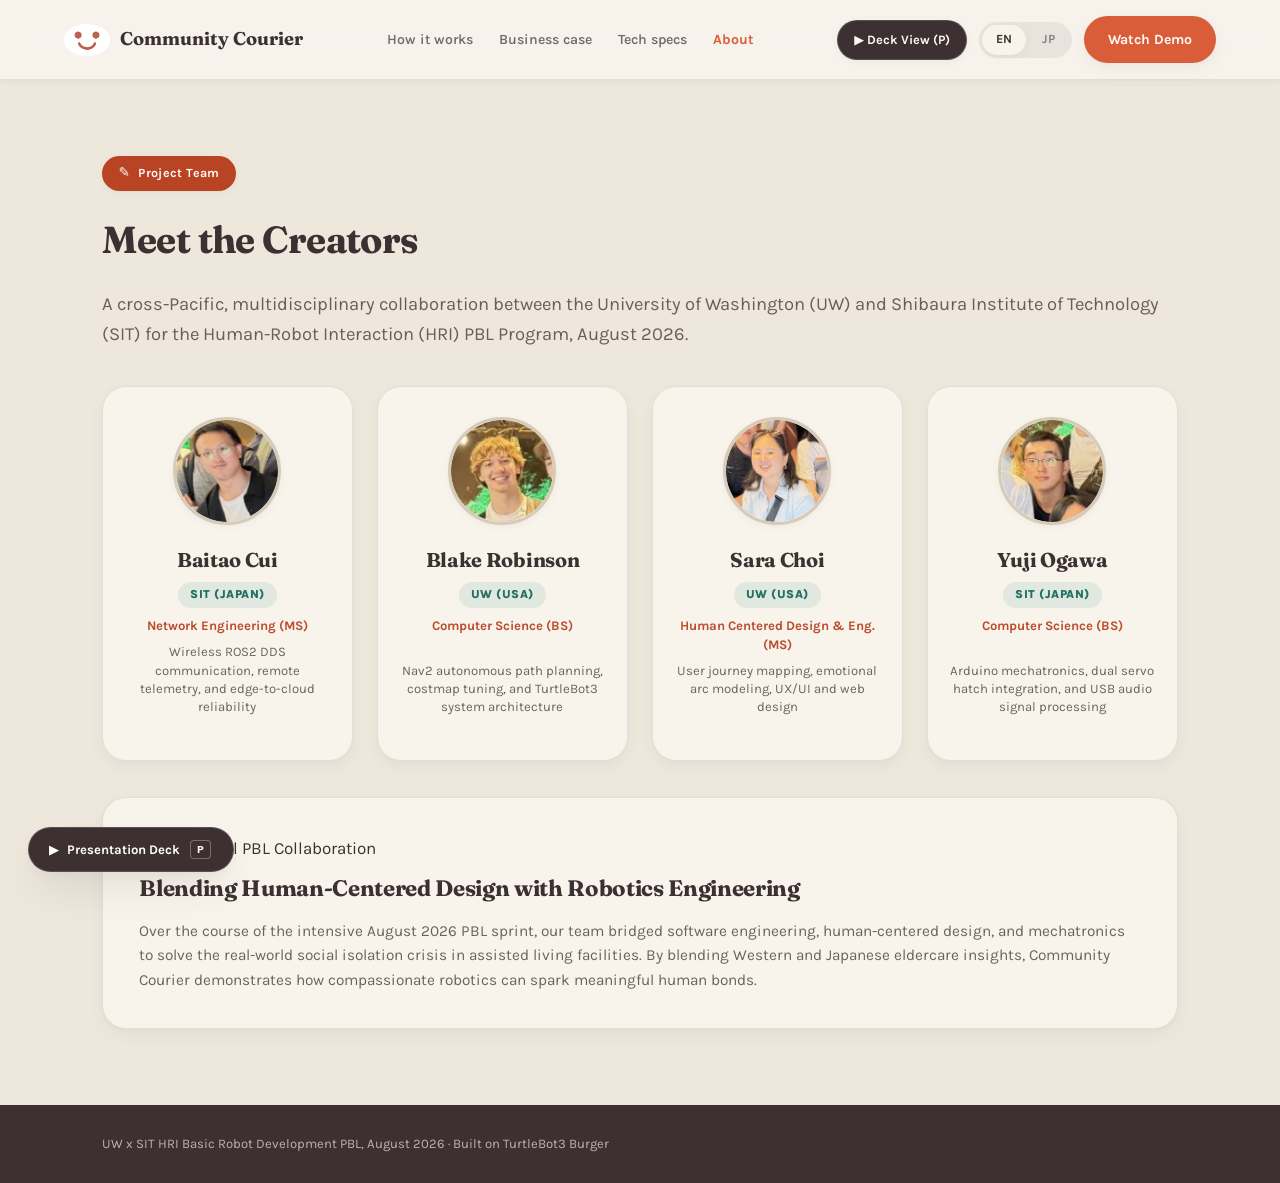
<file: site/team.html>
<!DOCTYPE html>
<html lang="en">
<head>
<meta charset="UTF-8">
<meta name="viewport" content="width=device-width, initial-scale=1.0">
<title>Team: Community Courier</title>
<link rel="icon" type="image/svg+xml" href="favicon.png">
<link rel="preconnect" href="https://fonts.googleapis.com">
<link href="https://fonts.googleapis.com/css2?family=Fraunces:ital,opsz,wght@0,9..144,400;0,9..144,600;0,9..144,700;1,9..144,500&family=Karla:wght@400;500;700;800&family=Caveat:wght@500;600;700&display=swap" rel="stylesheet">
<link rel="stylesheet" href="presentation.css">
<style>
  :root{
    --paper:var(--bg-base); --blush:#e3d9cb; --blush-2:#d6cab8;
    --rose:var(--coral); --rose-deep:var(--coral-deep); --moss:#556b46; --plum:#3d3032;
    --gold:#c7923e; --card:#f8f4ec; --line:rgba(61,48,50,0.11);
  }
  *{box-sizing:border-box;}
  html{scroll-behavior:smooth;background:var(--bg-base);}
  @media(prefers-reduced-motion:reduce){html{scroll-behavior:auto;}*{animation:none!important;transition:none!important;}}
  body{margin:0;background:var(--bg-base);color:var(--plum);font-family:var(--font-sans);font-size:17px;line-height:1.65;}
  h1,h2,h3,h4{font-family:var(--font-serif);margin:0;color:var(--plum);}
  a{color:inherit;text-decoration:none;}

  #topnav{position:sticky;top:0;z-index:100;display:flex;align-items:center;justify-content:space-between;padding:16px 5vw;background:rgba(248,244,236,0.92);backdrop-filter:blur(10px);border-bottom:1px solid var(--line);box-shadow:var(--shadow-sm);}
  .brand{display:flex;align-items:center;gap:10px;font-family:var(--font-serif);font-weight:700;font-size:1.15rem;color:var(--plum);}
  #topnav .links{display:flex;gap:26px;font-size:0.88rem;font-weight:600;}
  #topnav .links a{opacity:0.7;transition:opacity .15s, color .15s;}
  #topnav .links a:hover{opacity:1;color:var(--coral);}
  #topnav .links a.current{opacity:1;color:var(--coral);font-weight:700;}
  @media (max-width:820px){ #topnav .links{display:none;} }
  .nav-right{display:flex;align-items:center;gap:12px;}
  .lang-toggle{display:flex;gap:2px;background:rgba(61,48,50,0.08);border-radius:var(--radius-pill);padding:3px;}
  .lang-btn{background:transparent;border:none;padding:6px 14px;border-radius:var(--radius-pill);font-size:0.78rem;font-weight:700;cursor:pointer;color:var(--plum);opacity:0.55;transition:all .15s;font-family:var(--font-sans);line-height:1;min-height:30px;}
  .lang-btn.active{background:var(--card);opacity:1;box-shadow:var(--shadow-sm);}
  .lang-btn:hover:not(.active){opacity:0.85;}

  section{padding:76px 8vw;position:relative;}
  .inner{max-width:1080px;margin:0 auto;}
  h2{font-size:2.35rem;font-weight:700;margin-bottom:16px;letter-spacing:-0.015em;}
  p.lead{font-size:1.15rem;color:var(--text-muted);max-width:1080px;}

  /* Team Grid & Cards */
  .team-grid {
    display: grid;
    grid-template-columns: repeat(4, 1fr);
    gap: 24px;
    margin-top: 36px;
  }

  @media (max-width: 992px) {
    .team-grid {
      grid-template-columns: repeat(2, 1fr);
    }
  }

  @media (max-width: 560px) {
    .team-grid {
      grid-template-columns: 1fr;
    }
  }

  .team-card {
    background: var(--card);
    border: 1px solid var(--line);
    border-radius: var(--radius-lg);
    padding: 30px 20px;
    text-align: center;
    display: flex;
    flex-direction: column;
    align-items: center;
    justify-content: flex-start;
    transition: transform 0.25s cubic-bezier(0.16, 1, 0.3, 1), box-shadow 0.25s cubic-bezier(0.16, 1, 0.3, 1);
    box-shadow: var(--shadow-md);
  }

  .team-card:hover {
    transform: translateY(-6px);
    box-shadow: var(--shadow-lg);
  }

  .team-avatar-wrap {
    width: 108px;
    height: 108px;
    border-radius: 50%;
    overflow: hidden;
    border: 3.5px solid var(--blush-2);
    margin-bottom: 18px;
    flex-shrink: 0;
    box-shadow: var(--shadow-sm);
  }

  .team-avatar-wrap img {
    width: 100%;
    height: 100%;
    object-fit: cover;
    display: block;
  }

  .team-card h3 {
    font-size: 1.25rem;
    margin-bottom: 6px;
    color: var(--plum);
  }

  .team-uni-tag {
    display: inline-block;
    padding: 3px 12px;
    background: var(--aqua-light);
    color: var(--aqua-deep);
    border-radius: var(--radius-pill);
    font-size: 0.74rem;
    font-weight: 800;
    letter-spacing: 0.04em;
    text-transform: uppercase;
    margin-bottom: 8px;
  }

  .team-role {
    font-size: 0.82rem;
    font-weight: 700;
    color: var(--coral-deep);
    line-height: 1.45;
    opacity: 0.95;
    margin-bottom: 8px;
  }

  .team-focus {
    font-size: 0.82rem;
    color: var(--text-muted);
    line-height: 1.4;
    margin-top: auto;
  }

  .collab-box {
    background: var(--card);
    border: 1px solid var(--line);
    border-radius: var(--radius-lg);
    padding: 36px;
    margin-top: 36px;
    box-shadow: var(--shadow-md);
  }

  footer{background:var(--plum);color:#fff9f5;padding:28px 8vw;}
  footer .fine-print{font-size:0.82rem;color:rgba(255,249,245,0.65);}

  #back-top{position:fixed;bottom:28px;right:28px;width:44px;height:44px;border-radius:50%;background:var(--plum);color:#ffffff;border:none;cursor:pointer;display:flex;align-items:center;justify-content:center;font-size:1.1rem;opacity:0;pointer-events:none;transition:opacity .2s,transform .2s;z-index:200;box-shadow:var(--shadow-float);font-family:var(--font-sans);}
  #back-top.visible{opacity:1;pointer-events:auto;}
  #back-top:hover{transform:translateY(-3px);background:var(--coral);}
</style>
</head>
<body>

<nav id="topnav"></nav>
<script src="nav.js?v=6"></script>

<!-- Team members -->
<section id="team-members">
  <div class="inner">
    <span class="topic-pill" data-en="Project Team" data-ja="開発チーム">Project Team</span>
    <h2 data-en="Meet the Creators" data-ja="開発チームメンバー">Meet the Creators</h2>
    <p class="lead" data-en="A cross-Pacific, multidisciplinary collaboration between the University of Washington (UW) and Shibaura Institute of Technology (SIT) for the Human-Robot Interaction (HRI) PBL Program, August 2026." data-ja="ワシントン大学（UW）と芝浦工業大学（SIT）による、2026年8月開催の人間・ロボット対話（HRI）PBLプログラム共同開発チームです。">Get to know the engineers and designers behind Community Courier.</p>

    <div class="team-grid">
      <!-- Baitao Cui -->
      <div class="team-card">
        <div class="team-avatar-wrap">
          <img src="Baitao_Cui.png" alt="Baitao Cui">
        </div>
        <h3>Baitao Cui</h3>
        <span class="team-uni-tag">SIT (Japan)</span>
        <span class="team-role" data-en="Network Engineering (MS)" data-ja="ネットワーク工学（修士）">Network Engineering (MS)</span>
        <p class="team-focus" data-en="Wireless ROS2 DDS communication, remote telemetry, and edge-to-cloud reliability" data-ja="ROS2無線DDS通信、遠隔テレメトリ、エッジ通信の安定化。">Wireless ROS2 communication and edge-to-cloud reliability.</p>
      </div>

      <!-- Blake Robinson -->
      <div class="team-card">
        <div class="team-avatar-wrap">
          <img src="Blake_Robinson.png" alt="Blake Robinson">
        </div>
        <h3>Blake Robinson</h3>
        <span class="team-uni-tag">UW (USA)</span>
        <span class="team-role" data-en="Computer Science (BS)" data-ja="コンピュータサイエンス（学士）">Computer Science (BS)</span>
        <p class="team-focus" data-en="Nav2 autonomous path planning, costmap tuning, and TurtleBot3 system architecture" data-ja="Nav2自律経路計画、コストマップ調整、TurtleBot3システム全体の統合。">Nav2 path planning, costmap tuning, and robot architecture.</p>
      </div>

      <!-- Sara Choi -->
      <div class="team-card">
        <div class="team-avatar-wrap">
          <img src="Sara_Choi.png" alt="Sara Choi">
        </div>
        <h3>Sara Choi</h3>
        <span class="team-uni-tag">UW (USA)</span>
        <span class="team-role" data-en="Human Centered Design & Eng. (MS)" data-ja="人間中心デザイン工学（修士）">Human Centered Design & Eng. (MS)</span>
        <p class="team-focus" data-en="User journey mapping, emotional arc modeling, UX/UI and web design" data-ja="高齢者ユーザージャーニー設計、感情変化モデリング、直感的UI/VUI設計。">Elderly journey mapping, emotional arcs, and low-barrier UI.</p>
      </div>

      <!-- Yuji Ogawa -->
      <div class="team-card">
        <div class="team-avatar-wrap">
          <img src="Yuji_Ogawa.png" alt="Yuji Ogawa">
        </div>
        <h3>Yuji Ogawa</h3>
        <span class="team-uni-tag">SIT (Japan)</span>
        <span class="team-role" data-en="Computer Science (BS)" data-ja="コンピュータサイエンス（学士）">Computer Science (BS)</span>
        <p class="team-focus" data-en="Arduino mechatronics, dual servo hatch integration, and USB audio signal processing" data-ja="Arduinoメカトロ制御、デュアルサーボ機構、USB音声処理の実装。">Arduino mechatronics, servo cargo hatch, and audio processing.</p>
      </div>
    </div>

    <!-- Collaboration Spotlight -->
    <div class="collab-box">
      <div class="eyebrow" data-en="International PBL Collaboration" data-ja="日米国際PBL共同開発">International PBL Collaboration</div>
      <h3 style="font-size:1.4rem;margin:8px 0 12px;" data-en="Blending Human-Centered Design with Robotics Engineering" data-ja="人間中心デザインとロボティクス工学の融合">Blending Human-Centered Design with Robotics Engineering</h3>
      <p style="margin:0;color:var(--text-muted);font-size:0.96rem;line-height:1.6;" data-en="Over the course of the intensive August 2026 PBL sprint, our team bridged software engineering, human-centered design, and mechatronics to solve the real-world social isolation crisis in assisted living facilities. By blending Western and Japanese eldercare insights, Community Courier demonstrates how compassionate robotics can spark meaningful human bonds." data-ja="2026年8月の集中PBLスプリントにおいて、私たちのチームはソフトウェア工学、人間中心デザイン、メカトロニクスを結集し、介護施設における社会的孤立の解決に取り組みました。日米の介護現場の知見を融合し、温かなロボティクスが人と人との心通う絆を育む未来を実証しています。">Over the course of the intensive August 2026 PBL sprint, our team bridged software engineering, human-centered design, and mechatronics to solve the real-world social isolation crisis in assisted living facilities.</p>
    </div>
  </div>
</section>

<footer>
  <div class="fine-print" data-en="UW x SIT HRI Basic Robot Development PBL, August 2026 · Built on TurtleBot3 Burger" data-ja="UW x SIT HRI 基礎ロボット開発 PBL、2026年8月 · TurtleBot3 Burger 使用">UW x SIT HRI Basic Robot Development PBL, August 2026 · Built on TurtleBot3 Burger</div>
</footer>

<script src="presentation-core.js"></script>
<script>
function applyLang(lang){
  document.querySelectorAll('[data-en]').forEach(el=>{
    el.innerHTML = lang==='ja' ? el.dataset.ja : el.dataset.en;
  });
  document.documentElement.lang = lang==='ja' ? 'ja' : 'en-US';
  document.querySelectorAll('.lang-btn').forEach(b=>{
    const active = b.dataset.lang===lang;
    b.classList.toggle('active',active);
    b.setAttribute('aria-pressed',active?'true':'false');
  });
  localStorage.setItem('preferredLang',lang);
}
document.querySelectorAll('.lang-btn').forEach(btn=>{
  btn.addEventListener('click',()=>applyLang(btn.dataset.lang));
});
applyLang(localStorage.getItem('preferredLang')||'en');
</script>
<button id="back-top" aria-label="Back to top">↑</button>
<script>
(function(){
  var b=document.getElementById('back-top');
  window.addEventListener('scroll',function(){b.classList.toggle('visible',window.scrollY>400);});
  b.addEventListener('click',function(){window.scrollTo({top:0,behavior:'smooth'});});
})();
</script>
</body>
</html>
</file>
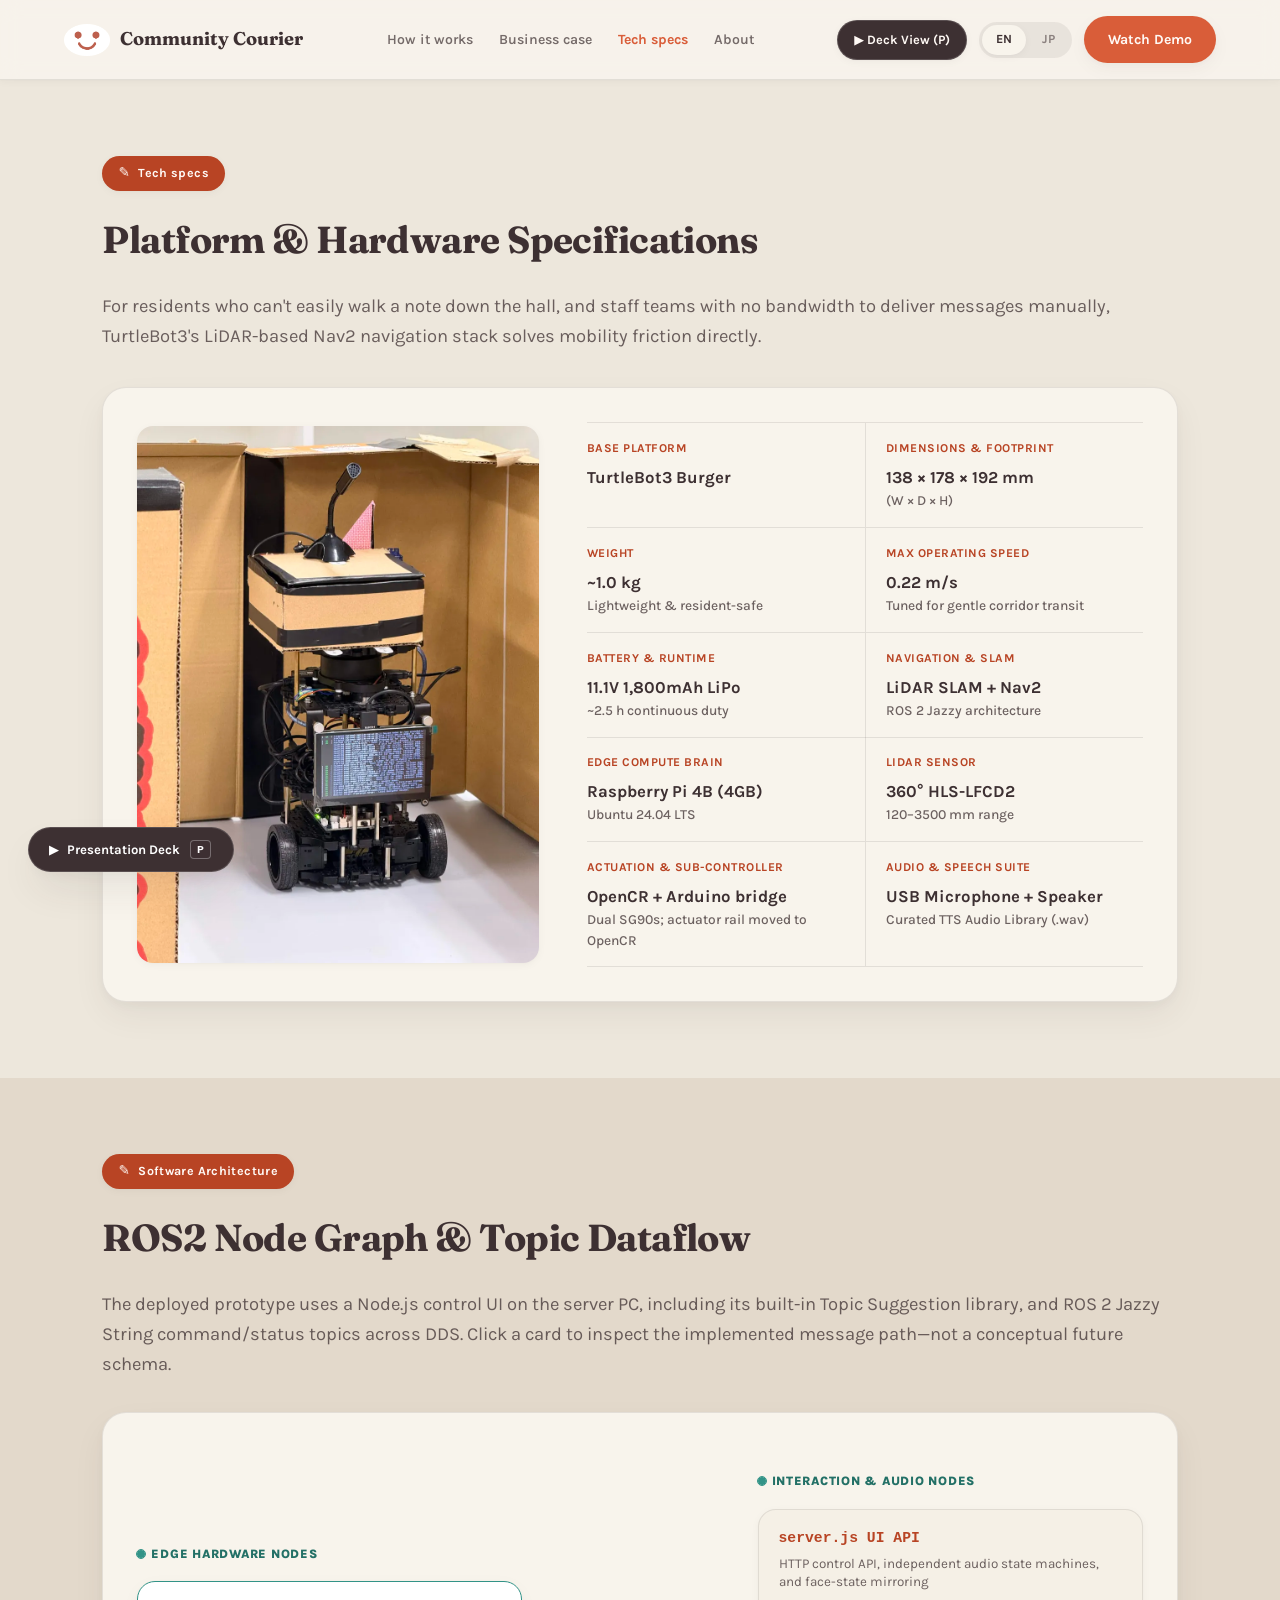
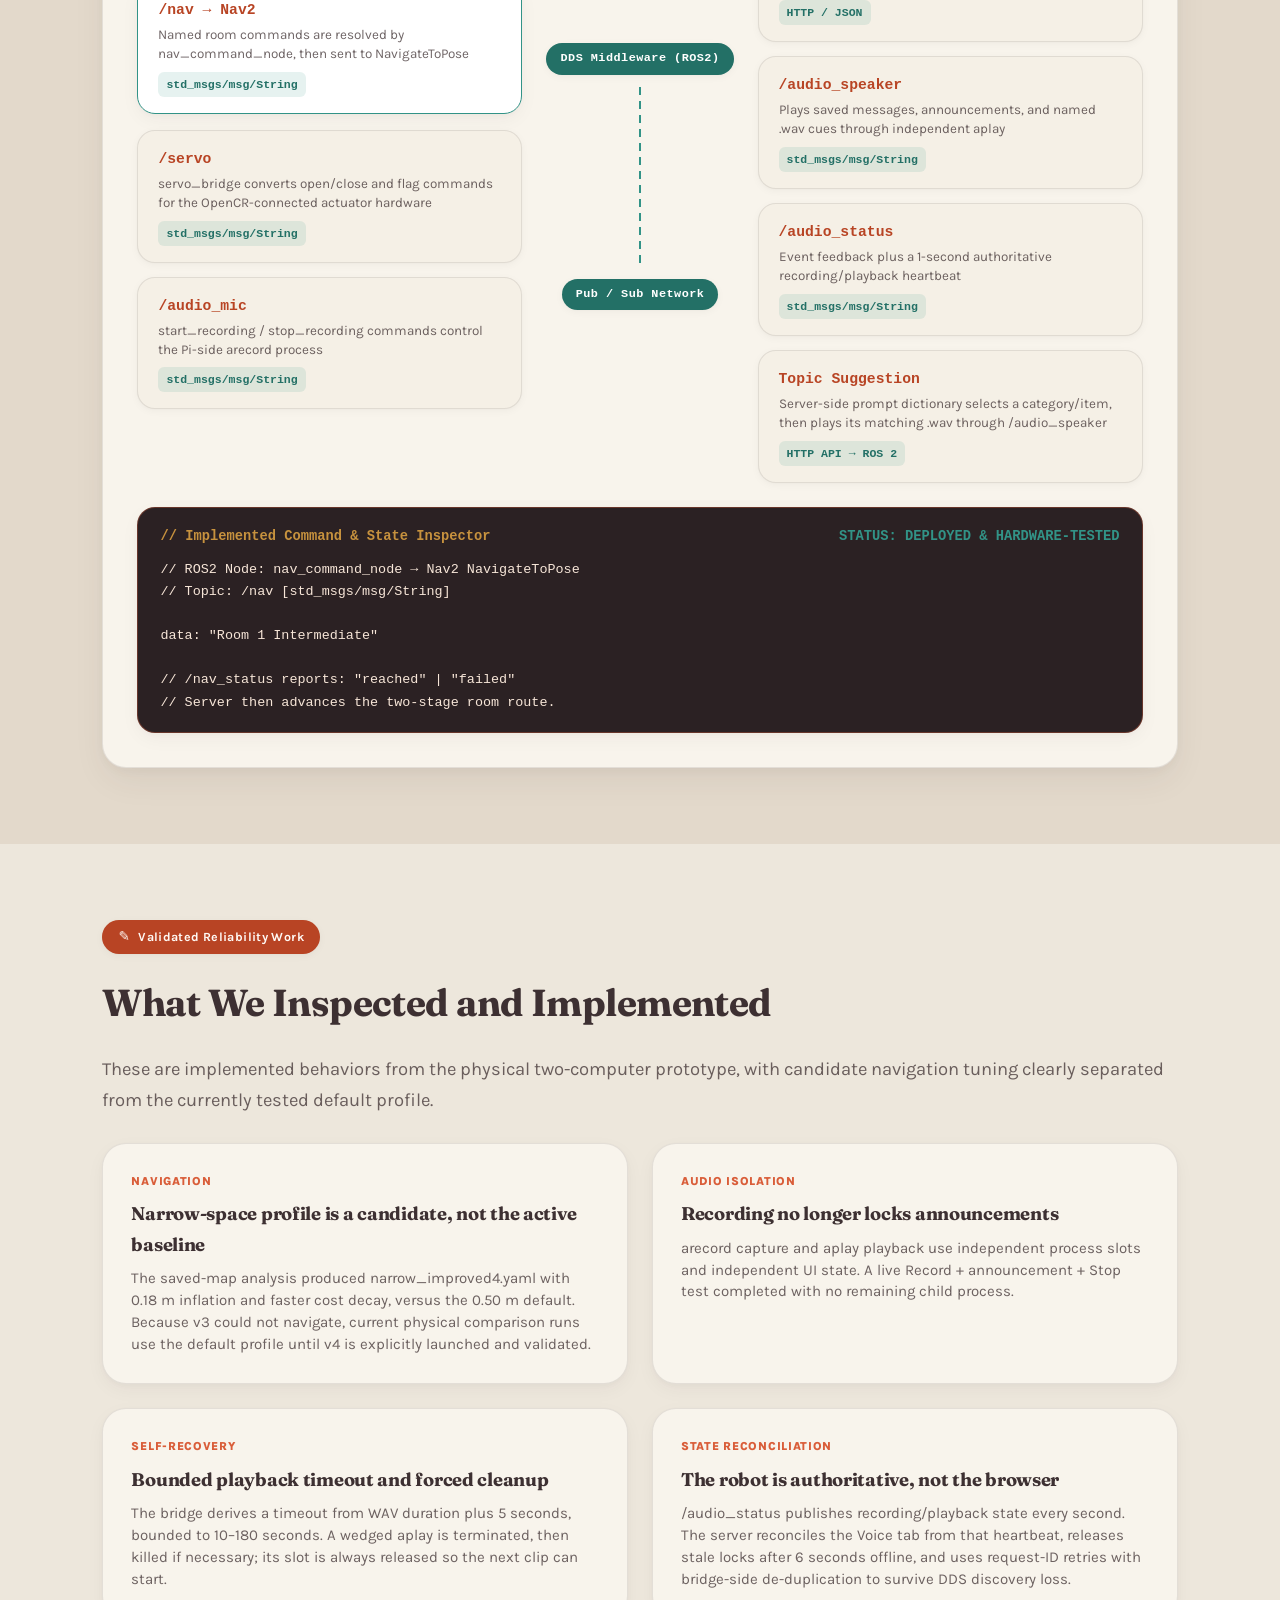
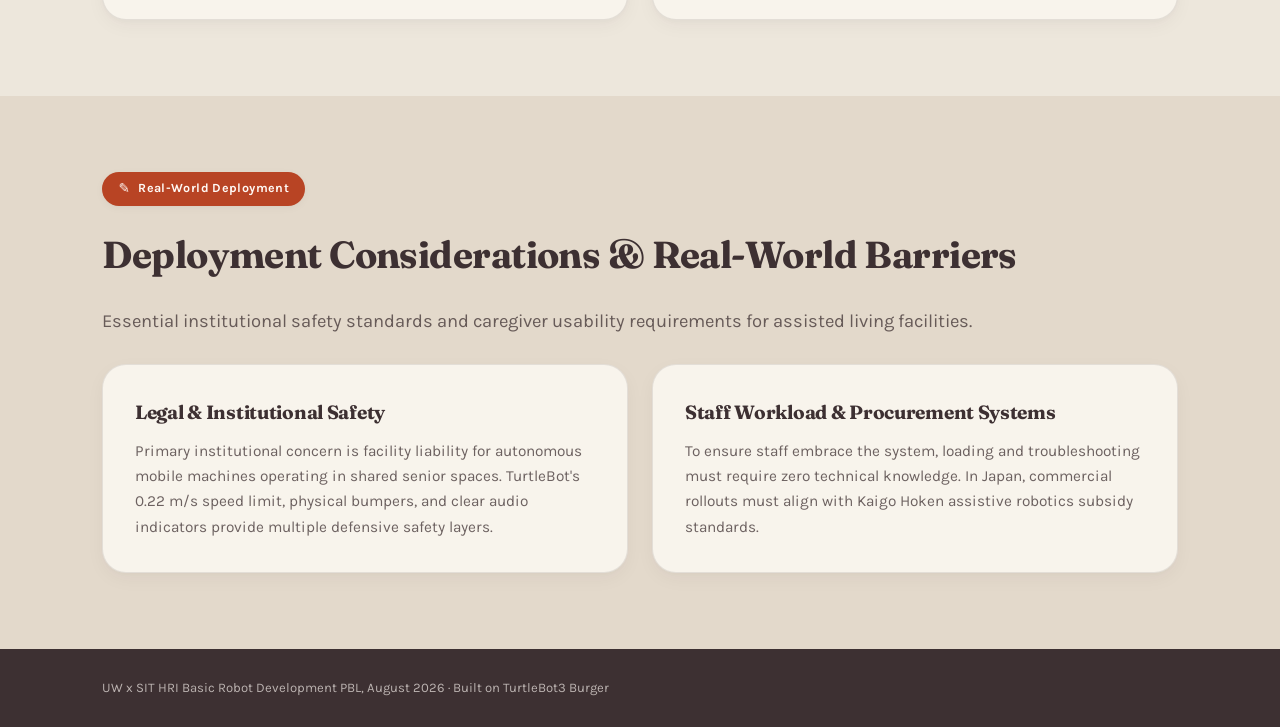
<file: site/technical.html>
<!DOCTYPE html>
<html lang="en">
<head>
<meta charset="UTF-8">
<meta name="viewport" content="width=device-width, initial-scale=1.0">
<title>Tech specs: Community Courier</title>
<link rel="icon" type="image/svg+xml" href="favicon.png">
<link rel="preconnect" href="https://fonts.googleapis.com">
<link href="https://fonts.googleapis.com/css2?family=Fraunces:ital,opsz,wght@0,9..144,400;0,9..144,600;0,9..144,700;1,9..144,500&family=Karla:wght@400;500;700;800&family=Caveat:wght@500;600;700&display=swap" rel="stylesheet">
<link rel="stylesheet" href="presentation.css">
<style>
  :root{
    --paper:var(--bg-base); --blush:#e3d9cb; --blush-2:#d6cab8;
    --rose:var(--coral); --rose-deep:var(--coral-deep); --moss:#556b46; --plum:#3d3032;
    --gold:#c7923e; --card:#f8f4ec; --line:rgba(61,48,50,0.11);
  }
  *{box-sizing:border-box;}
  html{scroll-behavior:smooth;background:var(--bg-base);}
  @media(prefers-reduced-motion:reduce){html{scroll-behavior:auto;}*{animation:none!important;transition:none!important;}}
  body{margin:0;background:var(--bg-base);color:var(--plum);font-family:var(--font-sans);font-size:17px;line-height:1.65;}
  h1,h2,h3,h4{font-family:var(--font-serif);margin:0;color:var(--plum);}
  a{color:inherit;text-decoration:none;}

  #topnav{position:sticky;top:0;z-index:100;display:flex;align-items:center;justify-content:space-between;padding:16px 5vw;background:rgba(248,244,236,0.92);backdrop-filter:blur(10px);border-bottom:1px solid var(--line);box-shadow:var(--shadow-sm);}
  .brand{display:flex;align-items:center;gap:10px;font-family:var(--font-serif);font-weight:700;font-size:1.15rem;color:var(--plum);}
  #topnav .links{display:flex;gap:26px;font-size:0.88rem;font-weight:600;}
  #topnav .links a{opacity:0.7;transition:opacity .15s, color .15s;}
  #topnav .links a:hover{opacity:1;color:var(--coral);}
  #topnav .links a.current{opacity:1;color:var(--coral);font-weight:700;}
  @media (max-width:820px){ #topnav .links{display:none;} }
  .nav-right{display:flex;align-items:center;gap:12px;}
  .lang-toggle{display:flex;gap:2px;background:rgba(61,48,50,0.08);border-radius:var(--radius-pill);padding:3px;}
  .lang-btn{background:transparent;border:none;padding:6px 14px;border-radius:var(--radius-pill);font-size:0.78rem;font-weight:700;cursor:pointer;color:var(--plum);opacity:0.55;transition:all .15s;font-family:var(--font-sans);line-height:1;min-height:30px;}
  .lang-btn.active{background:var(--card);opacity:1;box-shadow:var(--shadow-sm);}
  .lang-btn:hover:not(.active){opacity:0.85;}

  section{padding:76px 8vw;position:relative;}
  .inner{max-width:1080px;margin:0 auto;}
  section:nth-of-type(even){background:var(--blush);}
  h2{font-size:2.35rem;font-weight:700;margin-bottom:20px;letter-spacing:-0.015em;}
  h3.section-h{font-size:1.4rem;margin-top:54px;margin-bottom:12px;}
  p.lead{font-size:1.15rem;color:var(--text-muted);max-width:1080px;}

  .grid{display:grid;gap:24px;}
  .grid.c2{grid-template-columns:1fr 1fr;}
  .grid.c3{grid-template-columns:repeat(3,1fr);}
  @media (max-width:820px){ .grid.c2,.grid.c3{grid-template-columns:1fr;} }
  .card{background:var(--card);border:1px solid var(--line);border-radius:var(--radius-lg);padding:32px;box-shadow:var(--shadow-md);}
  .card h3{font-size:1.2rem;margin-bottom:10px;}
  .card p{margin:0;color:var(--text-muted);font-size:0.96rem;}

  .tech-table{width:100%;table-layout:fixed;border-collapse:separate;border-spacing:0;margin-top:24px;border:1px solid var(--line);border-radius:var(--radius-lg);overflow:hidden;background:var(--card);box-shadow:var(--shadow-md);}
  .tech-table th, .tech-table td{width:50%;padding:20px 24px;text-align:left;vertical-align:top;border-bottom:1px solid var(--line);font-size:0.94rem;}
  .tech-table th{background:var(--blush-2);font-family:var(--font-serif);font-weight:700;font-size:1.1rem;}
  .tech-table tr:last-child td{border-bottom:none;}
  .tech-table ul{margin:0;padding-left:18px;}
  .tech-table li{margin-bottom:10px;line-height:1.45;}

  .spec-grid{display:grid;grid-template-columns:1fr 1fr;gap:0;border-top:1px solid var(--line);}
  .spec-item{padding:16px 20px 16px 0;border-bottom:1px solid var(--line);}
  .spec-item:nth-child(even){padding-left:20px;padding-right:0;border-left:1px solid var(--line);}
  .spec-label{font-size:0.75rem;font-weight:700;color:var(--coral-deep);display:block;margin-bottom:6px;letter-spacing:0.04em;text-transform:uppercase;}
  .spec-value{font-size:1.05rem;font-weight:700;color:var(--plum);line-height:1.5;}
  .spec-sub{font-size:0.86rem;font-weight:500;color:var(--text-muted);display:block;}
  @media(max-width:640px){.spec-grid{grid-template-columns:1fr;}.spec-item:nth-child(even){padding-left:0;border-left:none;}}
  .spec-layout{display:flex;gap:48px;align-items:center;margin-top:36px;background:var(--card);border:1px solid var(--line);border-radius:var(--radius-lg);padding:34px;box-shadow:var(--shadow-lg);}
  .spec-img{flex:0 0 40%;}
  .spec-img img{width:100%;height:auto;display:block;border-radius:var(--radius-md);box-shadow:var(--shadow-sm);}
  .spec-layout .spec-grid{flex:1;margin-top:0;min-width:0;}
  @media(max-width:900px){.spec-layout{flex-direction:column;}.spec-img{flex:none;width:100%;}}

  .note-card{background:var(--card);border:1px solid var(--line);border-radius:var(--radius-lg);padding:28px;box-shadow:var(--shadow-md);transition:transform 0.2s cubic-bezier(0.16, 1, 0.3, 1), box-shadow 0.2s ease;}
  .note-card:hover{transform:translateY(-4px);box-shadow:var(--shadow-lg);}
  .note-card .flag{font-size:0.74rem;font-weight:800;color:var(--coral);text-transform:uppercase;letter-spacing:0.06em;margin-bottom:8px;display:block;}
  .note-card h3{font-size:1.15rem;margin-bottom:8px;}
  .note-card .sub-label{font-size:0.74rem;font-weight:800;color:var(--aqua-deep);text-transform:uppercase;margin:12px 0 4px;letter-spacing:0.04em;}
  .note-card p{margin:0;color:var(--text-muted);font-size:0.94rem;line-height:1.45;}

  footer{background:var(--plum);color:#fff9f5;padding:28px 8vw;}
  footer .fine-print{font-size:0.82rem;color:rgba(255,249,245,0.65);}

  #back-top{position:fixed;bottom:28px;right:28px;width:44px;height:44px;border-radius:50%;background:var(--plum);color:#ffffff;border:none;cursor:pointer;display:flex;align-items:center;justify-content:center;font-size:1.1rem;opacity:0;pointer-events:none;transition:opacity .2s,transform .2s;z-index:200;box-shadow:var(--shadow-float);font-family:var(--font-sans);}
  #back-top.visible{opacity:1;pointer-events:auto;}
  #back-top:hover{transform:translateY(-3px);background:var(--coral);}
</style>
</head>
<body>

<nav id="topnav"></nav>
<script src="nav.js?v=6"></script>

<!-- Hardware Specs -->
<section>
  <div class="inner">
    <span class="topic-pill" data-en="Tech specs" data-ja="技術仕様">Tech specs</span>
    <h2 data-en="Platform & Hardware Specifications" data-ja="TurtleBot3 プラットフォームとハードウェア仕様">Platform & Hardware Specifications</h2>
    <p class="lead" data-en="For residents who can't easily walk a note down the hall, and staff teams with no bandwidth to deliver messages manually, TurtleBot3's LiDAR-based Nav2 navigation stack solves mobility friction directly." data-ja="廊下を歩いて手紙を届けることが難しい入居者と、配達業務をこなす余裕のないスタッフのために、TurtleBot3のLiDARベースのNav2ナビゲーションスタックがモビリティ問題を直接解決します。">For residents who can't easily walk a note down the hall, and staff teams with no bandwidth to be a note delivery service, TurtleBot3's LiDAR-based navigation stack handles that mobility problem directly.</p>
    
    <div class="spec-layout">
      <div class="spec-img">
        <img src="Robot_on_track.webp" alt="Image of TurtleBot3 robot in the mock corridor environment." style="border-radius:16px;display:block;width:100%;height:auto;">
      </div>

      <div class="spec-grid">
        <div class="spec-item">
          <span class="spec-label" data-en="Base Platform" data-ja="基本プラットフォーム">Base Platform</span>
          <div class="spec-value">TurtleBot3 Burger</div>
        </div>
        <div class="spec-item">
          <span class="spec-label" data-en="Dimensions & Footprint" data-ja="寸法・フットプリント">Dimensions & Footprint</span>
          <div class="spec-value">138 × 178 × 192 mm <span class="spec-sub">(W × D × H)</span></div>
        </div>
        <div class="spec-item">
          <span class="spec-label" data-en="Weight" data-ja="重量">Weight</span>
          <div class="spec-value">~1.0 kg <span class="spec-sub" data-en="Lightweight & resident-safe" data-ja="軽量・入居者に安全">Resident-safe</span></div>
        </div>
        <div class="spec-item">
          <span class="spec-label" data-en="Max Operating Speed" data-ja="最高走行速度">Max Operating Speed</span>
          <div class="spec-value">0.22 m/s <span class="spec-sub" data-en="Tuned for gentle corridor transit" data-ja="廊下走行用に速度制限調整">Gentle corridor pace</span></div>
        </div>
        <div class="spec-item">
          <span class="spec-label" data-en="Battery & Runtime" data-ja="バッテリー & 稼働時間">Battery & Runtime</span>
          <div class="spec-value">11.1V 1,800mAh LiPo <span class="spec-sub">~2.5 h continuous duty</span></div>
        </div>
        <div class="spec-item">
          <span class="spec-label" data-en="Navigation & SLAM" data-ja="ナビゲーション & SLAM">Navigation & SLAM</span>
          <div class="spec-value">LiDAR SLAM + Nav2 <span class="spec-sub">ROS 2 Jazzy architecture</span></div>
        </div>
        <div class="spec-item">
          <span class="spec-label" data-en="Edge Compute Brain" data-ja="車載エッジコンピュータ">Edge Compute Brain</span>
          <div class="spec-value">Raspberry Pi 4B (4GB) <span class="spec-sub">Ubuntu 24.04 LTS</span></div>
        </div>
        <div class="spec-item">
          <span class="spec-label" data-en="LiDAR Sensor" data-ja="LiDAR センサー">LiDAR Sensor</span>
          <div class="spec-value">360° HLS-LFCD2 <span class="spec-sub">120–3500 mm range</span></div>
        </div>
        <div class="spec-item">
          <span class="spec-label" data-en="Actuation & Sub-Controller" data-ja="アクチュエーション & マイコン">Actuation & Sub-Controller</span>
          <div class="spec-value">OpenCR + Arduino bridge <span class="spec-sub" data-en="Dual SG90s; actuator rail moved to OpenCR" data-ja="SG90 × 2、サーボ電源系をOpenCRへ移行">Dual SG90s; actuator rail moved to OpenCR</span></div>
        </div>
        <div class="spec-item">
          <span class="spec-label" data-en="Audio & Speech Suite" data-ja="音声・対話システム">Audio & Speech Suite</span>
          <div class="spec-value">USB Microphone + Speaker <span class="spec-sub">Curated TTS Audio Library (.wav)</span></div>
        </div>
      </div>
    </div>
  </div>
</section>

<!-- Interactive ROS2 Architecture Graph -->
<section id="ros-architecture">
  <div class="inner">
    <span class="topic-pill" data-en="Software Architecture" data-ja="ソフトウェア・アーキテクチャ">Software Architecture</span>
    <h2 data-en="ROS2 Node Graph & Topic Dataflow" data-ja="ROS2 ノードグラフとトピックデータフロー">ROS2 Node Graph & Topic Dataflow</h2>
    <p class="lead" data-en="The deployed prototype uses a Node.js control UI on the server PC, including its built-in Topic Suggestion library, and ROS 2 Jazzy String command/status topics across DDS. Click a card to inspect the implemented message path—not a conceptual future schema." data-ja="実機プロトタイプはServer PC上のNode.js操作UI（内蔵Topic Suggestionライブラリを含む）と、DDS経由のROS 2 Jazzy Stringコマンド／状態トピックを使用します。各カードから、構想ではなく実装済みのメッセージ経路を確認できます。">The deployed prototype uses a Node.js control UI with a built-in Topic Suggestion library and ROS 2 Jazzy String topics across DDS.</p>

    <div class="ros-architecture-box">
      <div class="ros-grid">
        <!-- Hardware / Actuator Layer -->
        <div class="ros-layer">
          <div class="ros-layer-title"><span class="status-dot"></span> Edge Hardware Nodes</div>
          <div class="ros-node-card active" data-topic-key="nav">
            <div class="node-name">/nav → Nav2</div>
            <div class="node-desc" data-en="Named room commands are resolved by nav_command_node, then sent to NavigateToPose" data-ja="部屋名コマンドをnav_command_nodeが座標へ変換し、NavigateToPoseへ送信">Named room commands are resolved by nav_command_node, then sent to NavigateToPose</div>
            <span class="topic-chip">std_msgs/msg/String</span>
          </div>
          <div class="ros-node-card" data-topic-key="servo">
            <div class="node-name">/servo</div>
            <div class="node-desc" data-en="servo_bridge converts open/close and flag commands for the OpenCR-connected actuator hardware" data-ja="servo_bridgeがopen/close・フラグ命令をOpenCR接続のアクチュエータ系へ変換">servo_bridge converts commands for the OpenCR-connected actuator hardware</div>
            <span class="topic-chip">std_msgs/msg/String</span>
          </div>
          <div class="ros-node-card" data-topic-key="audio_mic">
            <div class="node-name">/audio_mic</div>
            <div class="node-desc" data-en="start_recording / stop_recording commands control the Pi-side arecord process" data-ja="start_recording / stop_recording命令でPi側のarecordプロセスを制御">Commands control the Pi-side arecord process</div>
            <span class="topic-chip">std_msgs/msg/String</span>
          </div>
        </div>

        <!-- Central ROS2 Topic Bus -->
        <div class="ros-bus-col">
          <div class="ros-bus-tag">DDS Middleware (ROS2)</div>
          <div class="ros-bus-line"></div>
          <div class="ros-bus-tag">Pub / Sub Network</div>
        </div>

        <!-- UI & Audio Interaction Layer -->
        <div class="ros-layer">
          <div class="ros-layer-title"><span class="status-dot"></span> Interaction & Audio Nodes</div>
          <div class="ros-node-card" data-topic-key="ui_server">
            <div class="node-name">server.js UI API</div>
            <div class="node-desc" data-en="HTTP control API, independent audio state machines, and face-state mirroring" data-ja="HTTP操作API、独立した音声状態機械、表情状態のミラーリング">HTTP API, independent audio state machines, and face-state mirroring</div>
            <span class="topic-chip">HTTP / JSON</span>
          </div>
          <div class="ros-node-card" data-topic-key="audio_speaker">
            <div class="node-name">/audio_speaker</div>
            <div class="node-desc" data-en="Plays saved messages, announcements, and named .wav cues through independent aplay" data-ja="保存メッセージ、アナウンス、指定.wav音声を独立したaplayで再生">Independent playback for messages, announcements, and .wav cues</div>
            <span class="topic-chip">std_msgs/msg/String</span>
          </div>
          <div class="ros-node-card" data-topic-key="audio_status">
            <div class="node-name">/audio_status</div>
            <div class="node-desc" data-en="Event feedback plus a 1-second authoritative recording/playback heartbeat" data-ja="イベント通知と、録音・再生の実状態を示す1秒周期ハートビート">Events plus a 1-second authoritative audio heartbeat</div>
            <span class="topic-chip">std_msgs/msg/String</span>
          </div>
          <div class="ros-node-card" data-topic-key="topic_suggestion">
            <div class="node-name">Topic Suggestion</div>
            <div class="node-desc" data-en="Server-side prompt dictionary selects a category/item, then plays its matching .wav through /audio_speaker" data-ja="Server側のトピック辞書からカテゴリと項目を選択し、対応する.wavを/audio_speakerで再生">Server dictionary selects a prompt and plays its matching .wav through /audio_speaker</div>
            <span class="topic-chip">HTTP API → ROS 2</span>
          </div>
        </div>
      </div>

      <!-- Realtime Topic Payload Inspector -->
      <div class="ros-inspector">
        <div class="ros-inspector-header">
          <span>// Implemented Command & State Inspector</span>
          <span style="color:#329387;">STATUS: DEPLOYED &amp; HARDWARE-TESTED</span>
        </div>
        <pre id="ros-inspector-code" style="margin:0;white-space:pre-wrap;font-family:monospace;">// ROS2 Node: nav_command_node → Nav2 NavigateToPose
// Topic: /nav [std_msgs/msg/String]

data: "Room 1 Intermediate"

// /nav_status reports: "reached" | "failed"
// Server then advances the two-stage room route.</pre>
      </div>
    </div>
  </div>
</section>

<!-- Reliability work validated on the physical prototype -->
<section id="reliability">
  <div class="inner">
    <span class="topic-pill" data-en="Validated Reliability Work" data-ja="実機で検証した信頼性改善">Validated Reliability Work</span>
    <h2 data-en="What We Inspected and Implemented" data-ja="実機調査と実装内容">What We Inspected and Implemented</h2>
    <p class="lead" data-en="These are implemented behaviors from the physical two-computer prototype, with candidate navigation tuning clearly separated from the currently tested default profile." data-ja="以下は2台構成の実機プロトタイプで実装・検証した内容です。ナビゲーション候補設定と、現在比較中のデフォルト設定を明確に区別しています。">Implemented and verified on the physical prototype; candidate navigation tuning is clearly separated from the active default comparison.</p>
    <div class="grid c2" style="margin-top:28px;">
      <div class="note-card">
        <span class="flag" data-en="Navigation" data-ja="ナビゲーション">Navigation</span>
        <h3 data-en="Narrow-space profile is a candidate, not the active baseline" data-ja="狭所用設定は候補版、現在の基準はデフォルト設定">Narrow-space profile is a candidate, not the active baseline</h3>
        <p data-en="The saved-map analysis produced narrow_improved4.yaml with 0.18 m inflation and faster cost decay, versus the 0.50 m default. Because v3 could not navigate, current physical comparison runs use the default profile until v4 is explicitly launched and validated." data-ja="保存地図の解析から、デフォルト0.50mに対してinflation_radius 0.18m・高速減衰のnarrow_improved4.yamlを作成しました。v3では走行不能だったため、現在の実機比較はデフォルト設定を使用し、v4は明示的に起動して検証する候補版です。">Map analysis produced narrow_improved4.yaml with 0.18 m inflation versus the 0.50 m default. Current physical runs still use the default baseline.</p>
      </div>
      <div class="note-card">
        <span class="flag" data-en="Audio Isolation" data-ja="音声の分離">Audio Isolation</span>
        <h3 data-en="Recording no longer locks announcements" data-ja="録音とアナウンスを相互にブロックしない">Recording no longer locks announcements</h3>
        <p data-en="arecord capture and aplay playback use independent process slots and independent UI state. A live Record + announcement + Stop test completed with no remaining child process." data-ja="arecord録音とaplay再生を独立プロセス・独立UI状態で管理。実機の「録音＋アナウンス＋停止」試験後に子プロセスが残らないことを確認しました。">arecord and aplay use independent process slots and UI state. Live concurrent recording and announcement playback passed.</p>
      </div>
      <div class="note-card">
        <span class="flag" data-en="Self-Recovery" data-ja="自動復旧">Self-Recovery</span>
        <h3 data-en="Bounded playback timeout and forced cleanup" data-ja="再生タイムアウトと強制クリーンアップ">Bounded playback timeout and forced cleanup</h3>
        <p data-en="The bridge derives a timeout from WAV duration plus 5 seconds, bounded to 10–180 seconds. A wedged aplay is terminated, then killed if necessary; its slot is always released so the next clip can start." data-ja="WAV長＋5秒から10〜180秒の範囲でタイムアウトを算出。停止しないaplayは終了・必要なら強制終了し、必ず再生スロットを解放して次の音声を再生できます。">Timeout = WAV duration + 5 seconds, bounded to 10–180 seconds; wedged playback is forcibly cleaned up.</p>
      </div>
      <div class="note-card">
        <span class="flag" data-en="State Reconciliation" data-ja="状態同期">State Reconciliation</span>
        <h3 data-en="The robot is authoritative, not the browser" data-ja="ブラウザではなくロボット実状態を正とする">The robot is authoritative, not the browser</h3>
        <p data-en="/audio_status publishes recording/playback state every second. The server reconciles the Voice tab from that heartbeat, releases stale locks after 6 seconds offline, and uses request-ID retries with bridge-side de-duplication to survive DDS discovery loss." data-ja="/audio_statusが録音・再生状態を1秒周期で送信。ServerはVoiceタブを実状態へ同期し、6秒の未受信で古いロックを解除。リクエストID付き再送とbridge側重複排除でDDS発見時の取りこぼしにも対応します。">A 1-second heartbeat corrects the UI; a 6-second watchdog releases stale locks; request-ID retries are de-duplicated on the bridge.</p>
      </div>
    </div>
  </div>
</section>

<!-- Deployment Considerations & Real-World Barriers -->
<section id="deployment">
  <div class="inner">
    <span class="topic-pill" data-en="Real-World Deployment" data-ja="社会実装と運用">Real-World Deployment</span>
    <h2 data-en="Deployment Considerations & Real-World Barriers" data-ja="社会実装における法的・運用上の課題">Deployment Considerations & Real-World Barriers</h2>
    <p class="lead" data-en="Essential institutional safety standards and caregiver usability requirements for assisted living facilities." data-ja="介護施設への円滑な導入に不可欠な安全基準とスタッフの運用性向上への配慮事項です。">Essential institutional safety standards and caregiver usability requirements for assisted living facilities.</p>
    <div class="grid c2" style="margin-top:28px;">
      <div class="card">
        <h3 data-en="Legal & Institutional Safety" data-ja="安全性と施設賠償責任">Legal & Institutional Safety</h3>
        <p data-en="Primary institutional concern is facility liability for autonomous mobile machines operating in shared senior spaces. TurtleBot's 0.22 m/s speed limit, physical bumpers, and clear audio indicators provide multiple defensive safety layers." data-ja="共用部での自律ロボット稼働に伴う施設側の責任問題に対し、0.22m/sの低速制御、物理バンパー、明瞭な接近音により多重の安全性を確保しています。">Primary concern is facility liability. TurtleBot's 0.22 m/s speed cap, soft styling, and audio cues ensure safety.</p>
      </div>
      <div class="card">
        <h3 data-en="Staff Workload & Procurement Systems" data-ja="スタッフ負荷と介護保険制度">Staff Workload & Procurement</h3>
        <p data-en="To ensure staff embrace the system, loading and troubleshooting must require zero technical knowledge. In Japan, commercial rollouts must align with Kaigo Hoken assistive robotics subsidy standards." data-ja="スタッフに負担をかけないワンタップ操作を追求。日本市場では公的介護保険のロボット等導入支援事業の基準に適合させる設計が不可欠です。">Requires zero-learning curve for care staff, and alignment with Japan's Kaigo Hoken subsidy pathways.</p>
      </div>
    </div>
  </div>
</section>

<footer>
  <div class="fine-print" data-en="UW x SIT HRI Basic Robot Development PBL, August 2026 · Built on TurtleBot3 Burger" data-ja="UW x SIT HRI 基礎ロボット開発 PBL、2026年8月 · TurtleBot3 Burger 使用">UW x SIT HRI Basic Robot Development PBL, August 2026 · Built on TurtleBot3 Burger</div>
</footer>

<script src="presentation-core.js?v=7"></script>
<script>
function applyLang(lang){
  document.querySelectorAll('[data-en]').forEach(el=>{
    el.innerHTML = lang==='ja' ? el.dataset.ja : el.dataset.en;
  });
  document.documentElement.lang = lang==='ja' ? 'ja' : 'en-US';
  document.querySelectorAll('.lang-btn').forEach(b=>{
    const active = b.dataset.lang===lang;
    b.classList.toggle('active',active);
    b.setAttribute('aria-pressed',active?'true':'false');
  });
  localStorage.setItem('preferredLang',lang);
}
document.querySelectorAll('.lang-btn').forEach(btn=>{
  btn.addEventListener('click',()=>applyLang(btn.dataset.lang));
});
applyLang(localStorage.getItem('preferredLang')||'en');

document.addEventListener('DOMContentLoaded', () => {
  window.initRosInspector();
});
</script>
<button id="back-top" aria-label="Back to top">↑</button>
<script>
(function(){
  var b=document.getElementById('back-top');
  window.addEventListener('scroll',function(){b.classList.toggle('visible',window.scrollY>400);});
  b.addEventListener('click',function(){window.scrollTo({top:0,behavior:'smooth'});});
})();
</script>
</body>
</html>
</file>
<file: site/presentation.css>
/* ==========================================================================
   Community Courier: Metamorphic/Biomorphic Design & Presentation Deck System
   ========================================================================== */

:root {
  /* Organic Base Palette */
  --bg-base: #ede7dc;
  --paper: #ede7dc;
  --paper-light: #f5f0e6;
  --card: #f8f4ec;
  --card-hover: #ffffff;
  --blush: #e3d9cb;
  --blush-2: #d6cab8;

  /* Grounding Neutral */
  --plum: #3d3032;
  --text-main: #3d3032;
  --text-muted: rgba(61, 48, 50, 0.75);
  --line: rgba(61, 48, 50, 0.12);
  --line-subtle: rgba(61, 48, 50, 0.06);

  /* Tactile Accent Tokens */
  --coral: #d95d39;
  --coral-deep: #b84424;
  --coral-light: rgba(217, 93, 57, 0.12);
  
  --aqua: #329387;
  --aqua-deep: #237066;
  --aqua-light: rgba(50, 147, 135, 0.12);

  --moss: #556b46;
  --moss-light: rgba(85, 107, 70, 0.12);

  --gold: #c7923e;
  --gold-light: rgba(199, 146, 62, 0.12);

  /* Legacy Compatibility Aliases */
  --rose: var(--coral);
  --rose-deep: var(--coral-deep);

  /* Biomorphic Tactile Diffused Shadows */
  --shadow-sm: 0 2px 8px rgba(61, 48, 50, 0.04), 0 1px 2px rgba(61, 48, 50, 0.02);
  --shadow-md: 0 6px 20px -2px rgba(61, 48, 50, 0.05), 0 2px 6px -1px rgba(61, 48, 50, 0.03);
  --shadow-lg: 0 14px 34px -4px rgba(61, 48, 50, 0.08), 0 4px 12px -2px rgba(61, 48, 50, 0.04);
  --shadow-float: 0 20px 40px -8px rgba(61, 48, 50, 0.12), 0 6px 16px -4px rgba(61, 48, 50, 0.06);

  /* Biomorphic Curves */
  --radius-sm: 12px;
  --radius-md: 18px;
  --radius-lg: 24px;
  --radius-pill: 999px;

  /* Modern Rounded Typography Stack */
  --font-sans: -apple-system, BlinkMacSystemFont, "SF Pro Rounded", "SF Pro Text", "Segoe UI Rounded", "Segoe UI", "Karla", system-ui, sans-serif;
  --font-serif: "Fraunces", Georgia, serif;
  --font-script: "Caveat", cursive;
  --font-mono: ui-monospace, "SF Mono", "JetBrains Mono", Menlo, Consolas, monospace;
}

/* --- Global Resets & Typography --- */
* {
  box-sizing: border-box;
}

html {
  scroll-behavior: smooth;
  background-color: var(--bg-base);
}

body {
  margin: 0;
  background-color: var(--bg-base);
  color: var(--text-main);
  font-family: var(--font-sans);
  font-size: 17px;
  line-height: 1.65;
  -webkit-font-smoothing: antialiased;
  -moz-osx-font-smoothing: grayscale;
}

h1, h2, h3, h4 {
  font-family: var(--font-serif);
  margin: 0;
  color: var(--text-main);
  letter-spacing: -0.015em;
}

.script {
  font-family: var(--font-script);
}

/* --- Dynamic Scroll Progress Indicator --- */
#scroll-progress {
  position: fixed;
  top: 0;
  left: 0;
  height: 4px;
  background: linear-gradient(90deg, var(--coral) 0%, var(--gold) 45%, var(--aqua) 100%);
  width: 0%;
  z-index: 9999;
  transition: width 0.08s ease-out;
  box-shadow: 0 0 10px rgba(217, 93, 57, 0.35);
}

/* ==========================================================================
   Scroll Reveal Animations (Main Page)
   ========================================================================== */

.reveal {
  opacity: 0;
  transform: translateY(20px);
  transition: opacity 0.65s cubic-bezier(0.16, 1, 0.3, 1), transform 0.65s cubic-bezier(0.16, 1, 0.3, 1);
  will-change: opacity, transform;
}

.reveal.reveal-left {
  transform: translateX(-28px);
}

.reveal.reveal-right {
  transform: translateX(28px);
}

.reveal.reveal-scale {
  transform: scale(0.97) translateY(14px);
}

.reveal.active {
  opacity: 1 !important;
  transform: translate(0, 0) scale(1) !important;
}

/* Staggered Cascading Animation */
.reveal-stagger > * {
  opacity: 0;
  transform: translateY(20px);
  transition: opacity 0.6s cubic-bezier(0.16, 1, 0.3, 1), transform 0.6s cubic-bezier(0.16, 1, 0.3, 1);
  will-change: opacity, transform;
}

.reveal-stagger.active > *:nth-child(1) { opacity: 1; transform: translateY(0); transition-delay: 0.04s; }
.reveal-stagger.active > *:nth-child(2) { opacity: 1; transform: translateY(0); transition-delay: 0.10s; }
.reveal-stagger.active > *:nth-child(3) { opacity: 1; transform: translateY(0); transition-delay: 0.16s; }
.reveal-stagger.active > *:nth-child(4) { opacity: 1; transform: translateY(0); transition-delay: 0.22s; }
.reveal-stagger.active > *:nth-child(5) { opacity: 1; transform: translateY(0); transition-delay: 0.28s; }
.reveal-stagger.active > *:nth-child(6) { opacity: 1; transform: translateY(0); transition-delay: 0.34s; }

@media (prefers-reduced-motion: reduce) {
  html { scroll-behavior: auto; }
  *, .reveal, .reveal-stagger > * {
    animation: none !important;
    transition: none !important;
    transform: none !important;
    opacity: 1 !important;
  }
}

/* --- Metamorphic Tactile Pills & Badges --- */
.topic-pill {
  display: inline-flex;
  align-items: center;
  gap: 8px;
  background: var(--coral-deep);
  color: #fff9f5;
  padding: 6px 16px;
  border-radius: var(--radius-pill);
  font-size: 0.78rem;
  font-weight: 700;
  letter-spacing: 0.03em;
  margin-bottom: 18px;
  box-shadow: var(--shadow-sm);
}

.topic-pill::before {
  content: "✎";
  font-size: 0.85rem;
}

.pulse-badge {
  display: inline-flex;
  align-items: center;
  gap: 8px;
  background: var(--aqua-light);
  color: var(--aqua-deep);
  border: 1px solid rgba(50, 147, 135, 0.25);
  padding: 5px 14px;
  border-radius: var(--radius-pill);
  font-size: 0.76rem;
  font-weight: 700;
  letter-spacing: 0.04em;
  text-transform: uppercase;
}

.status-dot {
  position: relative;
  width: 8px;
  height: 8px;
  border-radius: 50%;
  background: var(--aqua);
  display: inline-block;
}

.status-dot::after {
  content: '';
  position: absolute;
  top: -1px;
  left: -1px;
  right: -1px;
  bottom: -1px;
  border-radius: 50%;
  border: 1.5px solid var(--aqua);
  animation: pingDot 2s infinite cubic-bezier(0.2, 0.8, 0.2, 1);
}

@keyframes pingDot {
  0% { transform: scale(0.9); opacity: 0.9; }
  70% { transform: scale(2.3); opacity: 0; }
  100% { transform: scale(2.3); opacity: 0; }
}

/* --- Tactile Button Styling --- */
.cta-btn {
  background: var(--coral);
  color: #fff9f5;
  padding: 12px 24px;
  border-radius: var(--radius-pill);
  font-weight: 700;
  font-size: 0.88rem;
  border: none;
  cursor: pointer;
  box-shadow: var(--shadow-md);
  transition: transform 0.2s cubic-bezier(0.16, 1, 0.3, 1), background-color 0.2s ease, box-shadow 0.2s ease;
  display: inline-flex;
  align-items: center;
  gap: 6px;
  text-decoration: none;
  min-height: 44px;
}

.cta-btn:hover {
  background: var(--coral-deep);
  transform: translateY(-2px);
  box-shadow: var(--shadow-lg);
}

.cta-btn.ghost {
  background: transparent;
  border: 1.5px solid var(--line);
  color: var(--text-main);
  box-shadow: none;
}

.cta-btn.ghost:hover {
  background: rgba(61, 48, 50, 0.04);
  border-color: var(--coral);
  color: var(--coral-deep);
  transform: translateY(-1px);
}

.presentation-bar-btn {
  background: var(--plum);
  color: #fff9f5;
  border: 1.5px solid rgba(255, 255, 255, 0.15);
  padding: 8px 16px;
  border-radius: var(--radius-pill);
  font-size: 0.8rem;
  font-weight: 700;
  cursor: pointer;
  display: inline-flex;
  align-items: center;
  gap: 6px;
  box-shadow: var(--shadow-sm);
  transition: all 0.2s ease;
  font-family: var(--font-sans);
  min-height: 40px;
}

.presentation-bar-btn:hover {
  background: var(--coral);
  transform: translateY(-1px);
  box-shadow: var(--shadow-md);
}

/* ==========================================================================
   Tactile Biomorphic Cards & Surfaces
   ========================================================================== */
.card, .mod-card, .explore-card, .team-card, .stat-counter-card, .note-card, .qa-card {
  background: var(--card);
  border: 1px solid var(--line);
  border-radius: var(--radius-lg);
  box-shadow: var(--shadow-md);
  transition: transform 0.25s cubic-bezier(0.16, 1, 0.3, 1), box-shadow 0.25s cubic-bezier(0.16, 1, 0.3, 1), background-color 0.25s ease;
}

.card:hover, .mod-card:hover, .explore-card:hover, .team-card:hover, .stat-counter-card:hover, .note-card:hover, .qa-card:hover {
  transform: translateY(-4px);
  box-shadow: var(--shadow-lg);
  background-color: var(--card-hover);
}

/* ==========================================================================
   ROS2 Software Architecture Graph
   ========================================================================== */
.ros-architecture-box {
  background: var(--card);
  border: 1px solid var(--line);
  border-radius: var(--radius-lg);
  padding: 34px;
  margin-top: 32px;
  box-shadow: var(--shadow-lg);
}

.ros-grid {
  display: grid;
  grid-template-columns: 1fr auto 1fr;
  gap: 24px;
  align-items: center;
  margin-top: 24px;
}

@media (max-width: 900px) {
  .ros-grid {
    grid-template-columns: 1fr;
  }
}

.ros-layer {
  display: flex;
  flex-direction: column;
  gap: 14px;
}

.ros-layer-title {
  font-size: 0.78rem;
  font-weight: 800;
  text-transform: uppercase;
  letter-spacing: 0.06em;
  color: var(--aqua-deep);
  margin-bottom: 4px;
  display: flex;
  align-items: center;
  gap: 6px;
}

.ros-node-card {
  background: var(--paper-light);
  border: 1.5px solid var(--line);
  border-radius: var(--radius-md);
  padding: 16px 20px;
  cursor: pointer;
  transition: all 0.2s cubic-bezier(0.16, 1, 0.3, 1);
  box-shadow: var(--shadow-sm);
}

.ros-node-card:hover, .ros-node-card.active {
  border-color: var(--aqua);
  transform: translateY(-2px);
  box-shadow: var(--shadow-md);
  background: #ffffff;
}

.ros-node-card .node-name {
  font-family: var(--font-mono);
  font-weight: 700;
  font-size: 0.92rem;
  color: var(--coral-deep);
  margin-bottom: 4px;
}

.ros-node-card .node-desc {
  font-size: 0.84rem;
  color: var(--text-muted);
  line-height: 1.4;
}

.ros-node-card .topic-chip {
  display: inline-block;
  padding: 3px 8px;
  background: var(--aqua-light);
  color: var(--aqua-deep);
  border-radius: 6px;
  font-family: var(--font-mono);
  font-size: 0.72rem;
  font-weight: 700;
  margin-top: 8px;
}

.ros-bus-col {
  display: flex;
  flex-direction: column;
  align-items: center;
  justify-content: center;
  gap: 12px;
  padding: 12px 0;
}

.ros-bus-line {
  width: 2px;
  height: 100%;
  min-height: 180px;
  background: repeating-linear-gradient(to bottom, var(--aqua) 0, var(--aqua) 8px, transparent 8px, transparent 14px);
}

.ros-bus-tag {
  background: var(--aqua-deep);
  color: #ffffff;
  padding: 6px 14px;
  border-radius: var(--radius-pill);
  font-family: var(--font-mono);
  font-size: 0.74rem;
  font-weight: 700;
  letter-spacing: 0.04em;
  white-space: nowrap;
  box-shadow: var(--shadow-sm);
}

.ros-inspector {
  margin-top: 24px;
  padding: 18px 22px;
  background: #2b2123;
  color: #f7e6d8;
  border-radius: var(--radius-md);
  font-family: var(--font-mono);
  font-size: 0.84rem;
  overflow-x: auto;
  border: 1px solid rgba(217, 93, 57, 0.35);
  box-shadow: var(--shadow-md);
}

.ros-inspector-header {
  color: var(--gold);
  font-weight: 700;
  margin-bottom: 10px;
  font-size: 0.86rem;
  display: flex;
  justify-content: space-between;
}

/* ==========================================================================
   AI Topic Suggestion Sandbox
   ========================================================================== */
.topic-sandbox {
  background: linear-gradient(135deg, rgba(248, 244, 236, 0.95) 0%, rgba(227, 217, 203, 0.6) 100%);
  border: 1px solid var(--line);
  border-radius: var(--radius-lg);
  padding: 34px;
  margin-top: 24px;
  box-shadow: var(--shadow-lg);
}

.topic-bubble-box {
  background: #ffffff;
  border: 1.5px solid var(--aqua);
  border-radius: var(--radius-md);
  padding: 22px 28px;
  margin: 18px 0;
  position: relative;
  min-height: 90px;
  display: flex;
  flex-direction: column;
  justify-content: center;
  box-shadow: var(--shadow-md);
}

.topic-bubble-box::after {
  content: '';
  position: absolute;
  bottom: -10px;
  left: 36px;
  border-width: 10px 10px 0;
  border-style: solid;
  border-color: #ffffff transparent;
  display: block;
  width: 0;
}

.topic-bubble-box::before {
  content: '';
  position: absolute;
  bottom: -12px;
  left: 35px;
  border-width: 11px 11px 0;
  border-style: solid;
  border-color: var(--aqua) transparent;
  display: block;
  width: 0;
}

.topic-text {
  font-family: var(--font-serif);
  font-size: 1.25rem;
  color: var(--text-main);
  line-height: 1.45;
  margin: 0;
  transition: opacity 0.2s ease;
}

.topic-meta {
  font-size: 0.78rem;
  color: var(--aqua-deep);
  font-weight: 700;
  text-transform: uppercase;
  margin-top: 10px;
  display: flex;
  align-items: center;
  gap: 6px;
}

.topic-gen-btn {
  background: var(--aqua);
  color: #ffffff;
  border: none;
  padding: 12px 24px;
  border-radius: var(--radius-pill);
  font-weight: 700;
  font-size: 0.88rem;
  cursor: pointer;
  transition: all 0.2s cubic-bezier(0.16, 1, 0.3, 1);
  display: inline-flex;
  align-items: center;
  gap: 8px;
  box-shadow: var(--shadow-md);
  min-height: 44px;
}

.topic-gen-btn:hover {
  background: var(--aqua-deep);
  transform: translateY(-2px);
  box-shadow: var(--shadow-lg);
}

/* ==========================================================================
   Hardware Anatomy Explorer
   ========================================================================== */
.anatomy-explorer {
  background: var(--card);
  border: 1px solid var(--line);
  border-radius: var(--radius-lg);
  padding: 32px;
  margin-top: 32px;
  box-shadow: var(--shadow-lg);
}

.anatomy-tabs {
  display: flex;
  gap: 10px;
  margin-bottom: 24px;
  flex-wrap: wrap;
}

.anatomy-tab-btn {
  background: var(--paper-light);
  border: 1.5px solid var(--line);
  padding: 8px 18px;
  border-radius: var(--radius-pill);
  font-size: 0.82rem;
  font-weight: 700;
  cursor: pointer;
  color: var(--text-main);
  transition: all 0.2s ease;
  min-height: 40px;
}

.anatomy-tab-btn.active {
  background: var(--coral);
  color: #ffffff;
  border-color: var(--coral);
  box-shadow: var(--shadow-sm);
}

.anatomy-display {
  display: grid;
  grid-template-columns: 1.2fr 1fr;
  gap: 32px;
  align-items: center;
}

@media (max-width: 820px) {
  .anatomy-display {
    grid-template-columns: 1fr;
  }
}

.anatomy-img-holder {
  background: #ffffff;
  border: 1px solid var(--line);
  border-radius: var(--radius-md);
  padding: 20px;
  display: flex;
  align-items: center;
  justify-content: center;
  min-height: 380px;
  box-shadow: var(--shadow-sm);
}

.anatomy-img-holder img {
  max-width: 100%;
  max-height: 380px;
  object-fit: contain;
  border-radius: var(--radius-sm);
  transition: opacity 0.25s ease;
}

.anatomy-specs-list {
  display: flex;
  flex-direction: column;
  gap: 14px;
}

.anatomy-spec-card {
  background: var(--paper-light);
  border: 1px solid var(--line);
  border-radius: var(--radius-md);
  padding: 16px 20px;
  transition: all 0.2s cubic-bezier(0.16, 1, 0.3, 1);
  box-shadow: var(--shadow-sm);
}

.anatomy-spec-card:hover {
  border-color: var(--coral);
  transform: translateX(4px);
  background: #ffffff;
}

.anatomy-spec-card h4 {
  font-family: var(--font-serif);
  font-size: 1.05rem;
  color: var(--text-main);
  margin-bottom: 6px;
}

.anatomy-spec-card p {
  font-size: 0.88rem;
  color: var(--text-muted);
  margin: 0;
  line-height: 1.45;
}

/* ==========================================================================
   Interactive Step-by-Step Flow Runner
   ========================================================================== */
.flow-runner-container {
  background: var(--card);
  border: 1px solid var(--line);
  border-radius: var(--radius-lg);
  padding: 32px;
  margin-top: 32px;
  box-shadow: var(--shadow-lg);
}

.flow-step-bar {
  display: flex;
  justify-content: space-between;
  position: relative;
  margin: 24px 0 34px;
  padding: 0 10px;
}

.flow-step-bar::before {
  content: '';
  position: absolute;
  top: 15px;
  left: 20px;
  right: 20px;
  height: 2px;
  background: var(--line);
  z-index: 1;
}

.flow-step-node {
  position: relative;
  z-index: 2;
  display: flex;
  flex-direction: column;
  align-items: center;
  cursor: pointer;
  min-width: 44px;
}

.flow-step-circle {
  width: 32px;
  height: 32px;
  border-radius: 50%;
  background: var(--paper-light);
  border: 2px solid var(--line);
  display: flex;
  align-items: center;
  justify-content: center;
  font-size: 0.8rem;
  font-weight: 700;
  color: var(--text-main);
  transition: all 0.25s cubic-bezier(0.16, 1, 0.3, 1);
  box-shadow: var(--shadow-sm);
}

.flow-step-node.active .flow-step-circle {
  background: var(--coral);
  border-color: var(--coral);
  color: #ffffff;
  transform: scale(1.25);
  box-shadow: 0 0 14px rgba(217, 93, 57, 0.4);
}

.flow-step-label {
  font-size: 0.72rem;
  font-weight: 700;
  color: var(--text-muted);
  margin-top: 10px;
  text-align: center;
  max-width: 75px;
  line-height: 1.25;
}

.flow-step-node.active .flow-step-label {
  color: var(--coral-deep);
  font-weight: 800;
}

.flow-step-content-card {
  background: var(--paper-light);
  border: 1px solid var(--line);
  border-radius: var(--radius-md);
  padding: 24px 28px;
  display: grid;
  grid-template-columns: 1fr 1fr;
  gap: 22px;
  box-shadow: var(--shadow-sm);
}

@media (max-width: 700px) {
  .flow-step-content-card {
    grid-template-columns: 1fr;
  }
}

.flow-step-detail h4 {
  font-family: var(--font-serif);
  font-size: 1.18rem;
  margin-bottom: 8px;
}

.flow-step-detail p {
  font-size: 0.94rem;
  color: var(--text-muted);
  line-height: 1.5;
  margin: 0;
}

.flow-robot-action {
  background: var(--aqua-light);
  border: 1px solid rgba(50, 147, 135, 0.25);
  border-radius: var(--radius-sm);
  padding: 16px 20px;
  display: flex;
  flex-direction: column;
  justify-content: center;
}

.flow-robot-action .action-tag {
  font-size: 0.7rem;
  font-weight: 800;
  text-transform: uppercase;
  color: var(--aqua-deep);
  letter-spacing: 0.06em;
  margin-bottom: 4px;
}

.flow-robot-action .action-text {
  font-size: 0.9rem;
  color: var(--text-main);
  font-weight: 600;
}

/* ==========================================================================
   Stats Counter Grid
   ========================================================================= */
.stat-counter-grid {
  display: grid;
  grid-template-columns: repeat(3, 1fr);
  gap: 22px;
  margin-top: 36px;
}

@media (max-width: 768px) {
  .stat-counter-grid {
    grid-template-columns: 1fr;
  }
}

.stat-counter-card {
  background: var(--card);
  border: 1px solid var(--line);
  border-radius: var(--radius-lg);
  padding: 28px;
  text-align: center;
  position: relative;
  overflow: hidden;
  box-shadow: var(--shadow-md);
}

.stat-number {
  font-family: var(--font-serif);
  font-size: 2.8rem;
  font-weight: 700;
  color: var(--coral);
  line-height: 1.1;
  margin-bottom: 6px;
  letter-spacing: -0.02em;
}

.stat-label {
  font-size: 0.9rem;
  color: var(--text-muted);
  font-weight: 600;
}

/* ==========================================================================
   Q&A Section (3 Minutes Segment)
   ========================================================================== */
.qa-grid {
  display: grid;
  grid-template-columns: 1fr 1fr;
  gap: 20px;
  margin-top: 30px;
}

@media (max-width: 768px) {
  .qa-grid {
    grid-template-columns: 1fr;
  }
}

.qa-card {
  background: var(--card);
  border: 1px solid var(--line);
  border-radius: var(--radius-lg);
  padding: 24px 26px;
  box-shadow: var(--shadow-md);
  transition: all 0.25s cubic-bezier(0.16, 1, 0.3, 1);
}

.qa-question {
  display: flex;
  align-items: flex-start;
  gap: 12px;
  cursor: pointer;
  user-select: none;
}

.qa-q-badge {
  background: var(--coral-light);
  color: var(--coral-deep);
  font-weight: 800;
  font-size: 0.78rem;
  padding: 3px 9px;
  border-radius: var(--radius-pill);
  flex-shrink: 0;
  margin-top: 2px;
}

.qa-question h3 {
  font-size: 1.1rem;
  margin: 0;
  color: var(--plum);
  line-height: 1.4;
  flex: 1;
}

.qa-answer {
  margin-top: 14px;
  padding-top: 14px;
  border-top: 1px solid var(--line-subtle);
  font-size: 0.92rem;
  color: var(--text-muted);
  line-height: 1.55;
}

.qa-answer strong {
  color: var(--text-main);
}

/* ==========================================================================
   Full-Screen Presentation Deck Overlays (STRICT 1-SLIDE VIEW ENGINE)
   ========================================================================== */
body.presentation-active {
  overflow: hidden !important;
}

#presentation-deck {
  position: fixed;
  top: 0;
  left: 0;
  width: 100vw;
  height: 100vh;
  background: var(--bg-base);
  z-index: 10000;
  display: none;
  flex-direction: column;
  color: var(--text-main);
}

body.presentation-active #presentation-deck {
  display: flex !important;
}

.deck-header {
  padding: 14px 36px;
  display: flex;
  justify-content: space-between;
  align-items: center;
  border-bottom: 1px solid var(--line);
  background: rgba(248, 244, 236, 0.96);
  backdrop-filter: blur(12px);
  flex-shrink: 0;
}

.deck-header .deck-brand {
  font-family: var(--font-serif);
  font-weight: 700;
  font-size: 1.15rem;
  display: flex;
  align-items: center;
  gap: 10px;
}

.deck-header .deck-meta {
  display: flex;
  align-items: center;
  gap: 16px;
  font-size: 0.88rem;
  font-weight: 600;
}

.deck-timing-pill {
  background: var(--aqua-light);
  color: var(--aqua-deep);
  padding: 5px 14px;
  border-radius: var(--radius-pill);
  font-size: 0.8rem;
  font-weight: 700;
  letter-spacing: 0.02em;
  border: 1px solid rgba(50, 147, 135, 0.25);
}

.deck-timer {
  background: rgba(61, 48, 50, 0.08);
  padding: 5px 14px;
  border-radius: var(--radius-sm);
  font-family: var(--font-mono);
  font-size: 0.92rem;
  color: var(--plum);
  font-weight: 700;
}

.deck-slides-container {
  flex: 1;
  overflow: hidden;
  position: relative;
  width: 100%;
  height: 100%;
}

/* Hide all inactive slides */
.deck-slide {
  display: none !important;
  width: 100%;
  height: 100%;
  padding: 36px 6vw;
  overflow-y: auto;
  box-sizing: border-box;
}

/* ONLY the active slide is displayed */
.deck-slide.active-slide {
  display: flex !important;
  flex-direction: column;
  justify-content: center;
  align-items: center;
  opacity: 1 !important;
  visibility: visible !important;
}

.deck-slide .inner {
  width: 100%;
  max-width: 1040px;
  margin: 0 auto;
}

/* Force child elements inside slide to be visible */
.deck-slide .reveal,
.deck-slide .reveal-stagger > *,
.deck-slide .card,
.deck-slide .explore-card,
.deck-slide .rm-stop,
.deck-slide .qa-card,
.deck-slide .stat-counter-card,
.deck-slide .spec-item,
.deck-slide .mod-card,
.deck-slide .team-card,
.deck-slide .note-card,
.deck-slide .role-split,
.deck-slide .role,
.deck-slide .topic-sandbox,
.deck-slide .video-slot {
  opacity: 1 !important;
  transform: none !important;
  visibility: visible !important;
  transition: none !important;
}

/* Hero Slide Centering in Deck Mode */
.deck-slide.slide-hero, .deck-slide.slide-hero .inner {
  text-align: center;
}

.deck-slide.slide-hero .connection-scene {
  margin: 28px auto 20px;
}

.deck-slide.slide-hero .cta-row {
  justify-content: center;
  margin-bottom: 28px;
}

.deck-slide.slide-hero .sub {
  margin: 0 auto 28px;
}

/* Slide Typography & Content Scaling */
.deck-slide h2 {
  font-size: clamp(2rem, 3.2vw, 2.5rem);
  margin-bottom: 12px;
  letter-spacing: -0.015em;
}

.deck-slide p.lead {
  font-size: 1.1rem;
  margin-bottom: 24px;
  color: var(--text-muted);
}

.deck-slide .grid {
  gap: 20px;
  margin-top: 20px;
}

.deck-slide .card,
.deck-slide .explore-card,
.deck-slide .qa-card {
  padding: 24px 26px;
}

.deck-slide .explore-card h3 {
  font-size: 1.25rem;
}

.deck-slide .explore-card p {
  font-size: 0.92rem;
}

.deck-slide .roadmap {
  margin-top: 28px;
}

.deck-slide .rm-stop {
  padding-top: 30px;
}

.deck-controls {
  padding: 14px 36px;
  border-top: 1px solid var(--line);
  background: rgba(248, 244, 236, 0.96);
  display: flex;
  justify-content: space-between;
  align-items: center;
  flex-shrink: 0;
}

.deck-nav-btn {
  background: var(--card);
  border: 1px solid var(--line);
  color: var(--text-main);
  padding: 8px 18px;
  border-radius: var(--radius-pill);
  font-weight: 700;
  font-size: 0.88rem;
  cursor: pointer;
  transition: all 0.2s ease;
  min-height: 40px;
}

.deck-nav-btn:hover:not(:disabled) {
  background: var(--coral);
  color: #ffffff;
  border-color: var(--coral);
}

.deck-nav-btn:disabled {
  opacity: 0.3;
  cursor: not-allowed;
}

.deck-progress-dots {
  display: flex;
  gap: 8px;
}

.deck-dot {
  width: 10px;
  height: 10px;
  border-radius: 50%;
  background: var(--line);
  cursor: pointer;
  transition: all 0.2s ease;
}

.deck-dot.active {
  background: var(--coral);
  transform: scale(1.3);
}

.key-badge {
  display: inline-block;
  padding: 2px 6px;
  background: rgba(61, 48, 50, 0.08);
  border: 1px solid rgba(61, 48, 50, 0.15);
  border-radius: 4px;
  font-size: 0.72rem;
  font-family: var(--font-mono);
  font-weight: 700;
  margin: 0 2px;
}

/* Floating Presentation Trigger */
.floating-deck-trigger {
  position: fixed;
  bottom: 28px;
  left: 28px;
  background: var(--plum);
  color: #ffffff;
  padding: 12px 20px;
  border-radius: var(--radius-pill);
  font-size: 0.82rem;
  font-weight: 700;
  display: flex;
  align-items: center;
  gap: 8px;
  box-shadow: var(--shadow-float);
  z-index: 99;
  cursor: pointer;
  border: 1.5px solid rgba(255, 255, 255, 0.15);
  transition: all 0.2s cubic-bezier(0.16, 1, 0.3, 1);
  font-family: var(--font-sans);
  min-height: 44px;
}

.floating-deck-trigger:hover {
  background: var(--coral);
  transform: translateY(-3px);
  box-shadow: 0 16px 36px rgba(217, 93, 57, 0.35);
}

/* ==========================================================================
   Slide 7 (For the Future) Deck Presentation Spacing Optimization
   ========================================================================== */
.deck-slide .topic-pill {
  display: none !important; /* Hide topic pill inside deck to prevent top-clipping */
}

.deck-slide.slide-future {
  padding: 20px 6vw !important;
}

.deck-slide.slide-future h2 {
  font-size: 1.7rem !important;
  margin-bottom: 4px !important;
  margin-top: 0 !important;
}

.deck-slide.slide-future p.lead {
  font-size: 0.94rem !important;
  margin-bottom: 12px !important;
  line-height: 1.4 !important;
}

.deck-slide.slide-future .grid {
  gap: 14px !important;
  margin-top: 10px !important;
}

.deck-slide.slide-future .card {
  padding: 16px 20px !important;
}

.deck-slide.slide-future .card h3 {
  font-size: 1.12rem !important;
  margin-bottom: 4px !important;
}

.deck-slide.slide-future .card p {
  font-size: 0.86rem !important;
  line-height: 1.45 !important;
}

.deck-slide.slide-future .roadmap {
  margin-top: 14px !important;
}

.deck-slide.slide-future .rm-stop {
  padding-top: 20px !important;
}

.deck-slide.slide-future .rm-stop::before {
  width: 16px !important;
  height: 16px !important;
  border-width: 2px !important;
}

.deck-slide.slide-future .rm-stop .rm-label {
  font-size: 0.68rem !important;
  margin-bottom: 4px !important;
}

.deck-slide.slide-future .rm-stop h3 {
  font-size: 0.98rem !important;
  margin-bottom: 4px !important;
}

.deck-slide.slide-future .rm-stop p {
  font-size: 0.82rem !important;
  line-height: 1.4 !important;
}

/* Hide the roadmap subsection inside the presentation deck slide */
#presentation-deck .future-roadmap-section {
  display: none !important;
}

/* Paired mission demo + control UI screencast */
.demo-video-grid {
  display: grid;
  grid-template-columns: repeat(2, minmax(0, 1fr));
  gap: 22px;
  margin-top: 24px;
}

.demo-video-grid .video-container {
  min-width: 0;
  overflow: hidden;
  border: 1px solid var(--line);
  border-radius: var(--radius-lg);
  background: var(--card);
  box-shadow: var(--shadow-lg);
}

.demo-video-frame {
  aspect-ratio: 16 / 9;
  background: #000000;
}

.demo-video-frame video {
  display: block;
  width: 100%;
  height: 100%;
  object-fit: contain;
  background: #000000;
  outline: none;
}

.demo-video-copy {
  padding: 18px 22px;
  border-top: 1px solid var(--line);
}

.demo-video-copy p {
  margin: 0;
}

.demo-video-copy p + p {
  margin-top: 5px;
  color: var(--text-muted);
  font-size: 0.9rem;
  line-height: 1.45;
}

@media (max-width: 820px) {
  .demo-video-grid {
    grid-template-columns: 1fr;
  }
}

/* Demo Slide Video Optimization in Deck Mode */
.deck-slide.slide-demo {
  padding: 24px 6vw !important;
}

.deck-slide.slide-demo .inner {
  max-width: 1160px !important;
}

.deck-slide.slide-demo .demo-video-grid {
  grid-template-columns: repeat(2, minmax(0, 1fr));
  gap: 16px;
  margin-top: 12px;
}

.deck-slide.slide-demo .video-container {
  max-width: none !important;
  width: 100% !important;
  margin: 0 !important;
}

.deck-slide.slide-demo video {
  max-height: 32vh !important;
  width: 100% !important;
  object-fit: contain !important;
  background: #000000 !important;
}

.deck-slide.slide-demo .demo-video-copy {
  padding: 12px 16px;
}

.deck-slide.slide-demo .demo-video-copy p + p {
  font-size: 0.8rem;
  line-height: 1.35;
}
</file>
